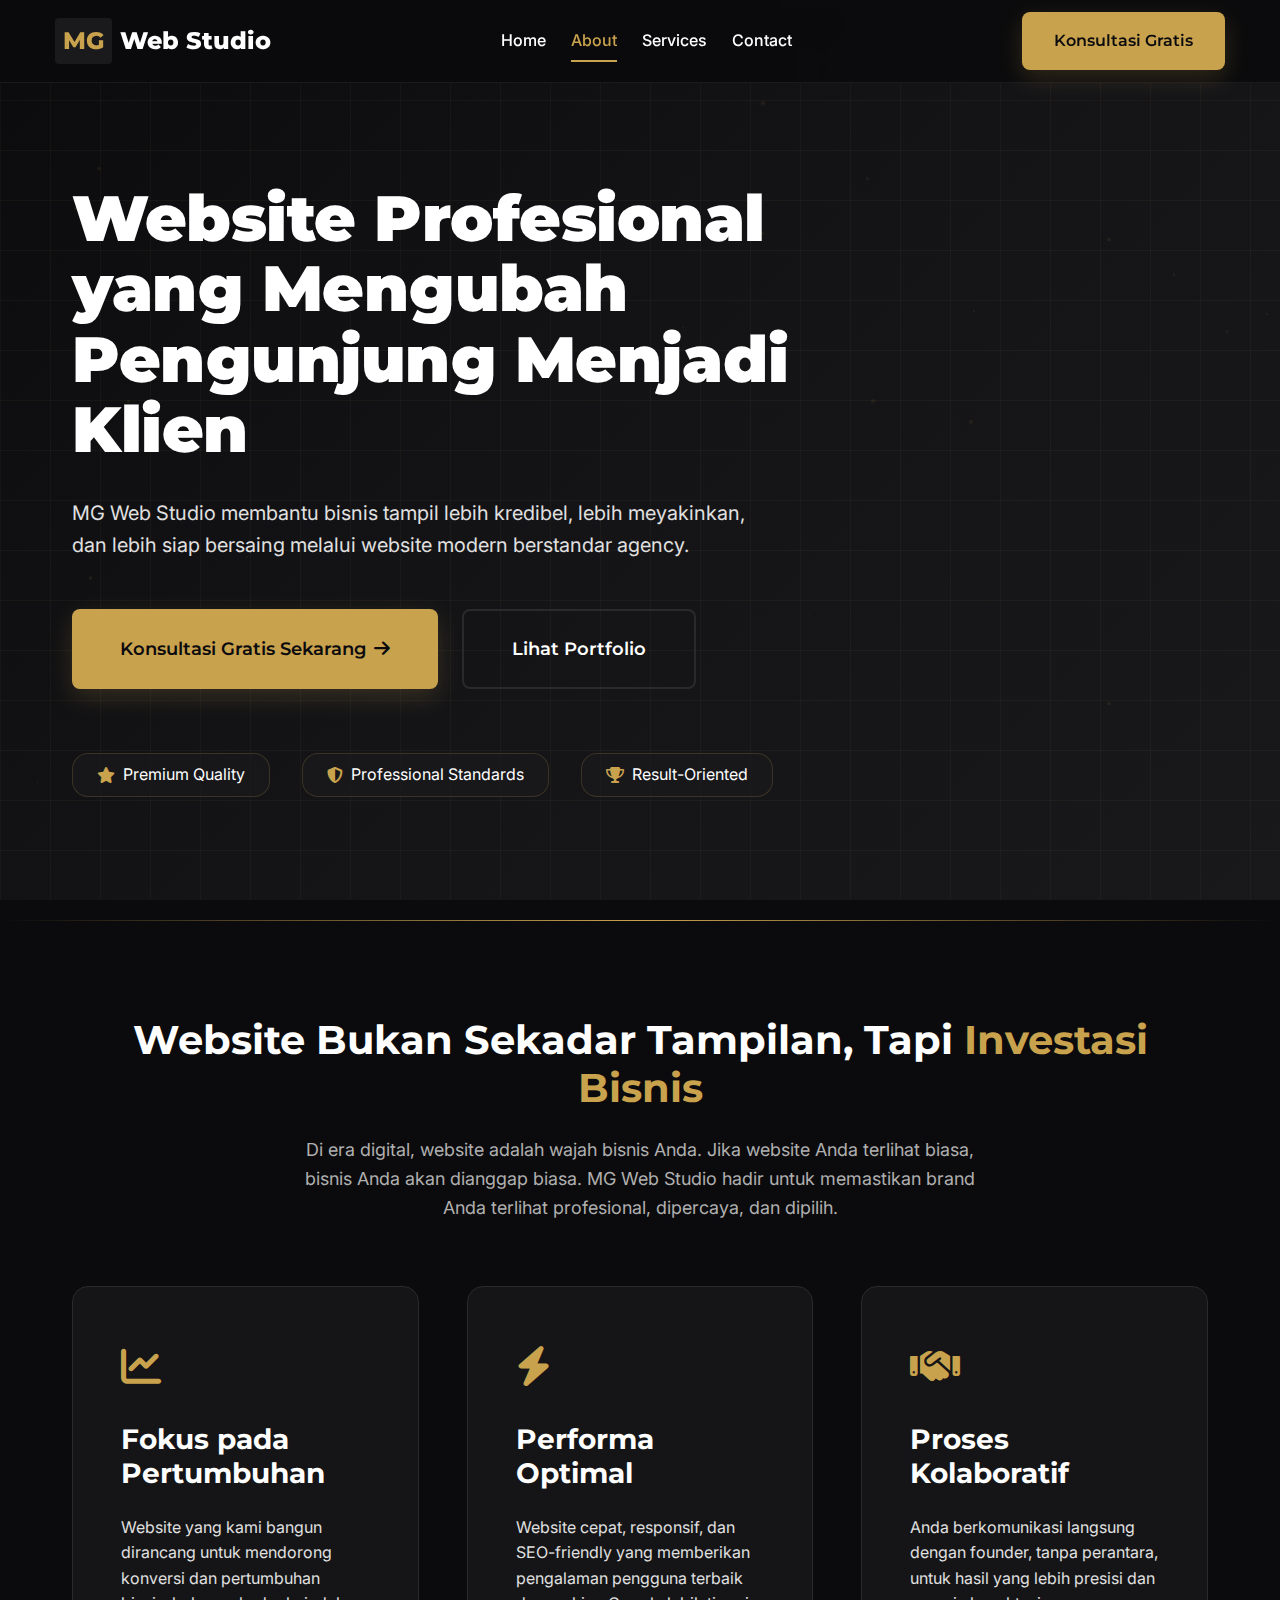
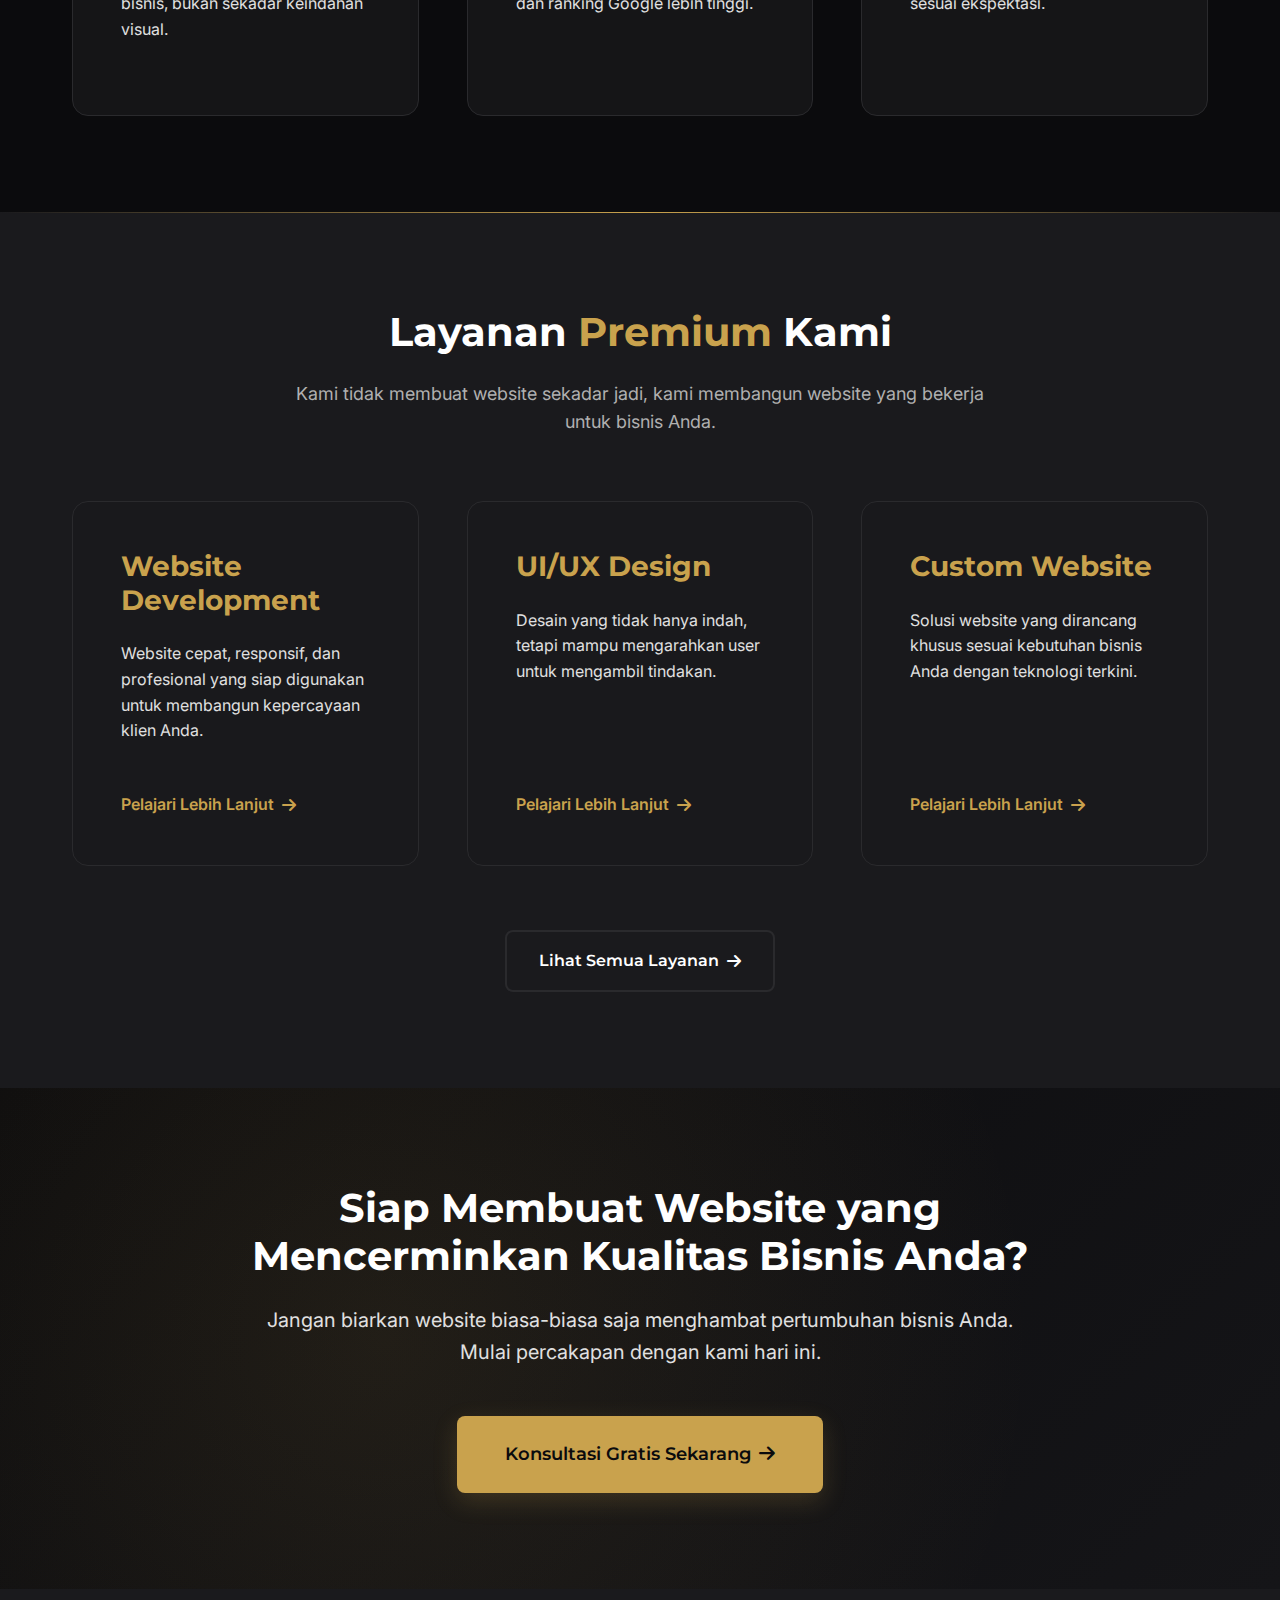
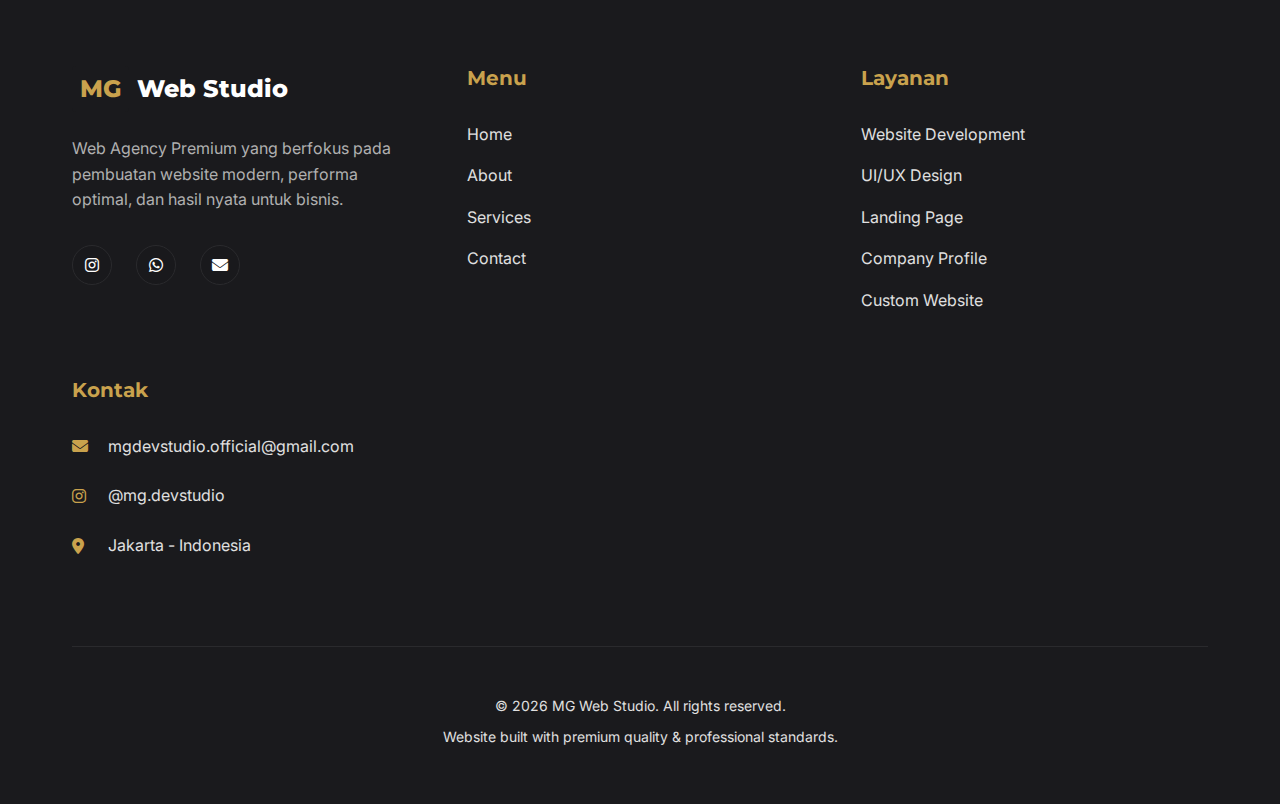
<file: index.html>
<!DOCTYPE html>
<html lang="id">
<head>
    <meta charset="UTF-8">
    <meta name="viewport" content="width=device-width, initial-scale=1.0">
    <title>MG Web Studio - Website Profesional yang Mengubah Pengunjung Menjadi Klien</title>
    <link rel="stylesheet" href="style.css">
    <link rel="preconnect" href="https://fonts.googleapis.com">
    <link rel="preconnect" href="https://fonts.gstatic.com" crossorigin>
    <link href="https://fonts.googleapis.com/css2?family=Montserrat:wght@400;500;600;700;800;900&family=Inter:wght@300;400;500;600;700&display=swap" rel="stylesheet">
    <link rel="stylesheet" href="https://cdnjs.cloudflare.com/ajax/libs/font-awesome/6.4.0/css/all.min.css">
</head>
<body>
    <!-- Navigation -->
    <nav class="navbar">
    <div class="nav-container">
        <!-- Logo -->
        <a href="index.html" class="nav-logo">
            <span class="logo-text">MG</span>
            <span class="logo-subtext">Web Studio</span>
        </a>
        
        <!-- Navigation Menu -->
        <div class="nav-menu" id="navMenu">
            <a href="index.html" class="nav-link">Home</a>
            <a href="about.html" class="nav-link active">About</a>
            <a href="services.html" class="nav-link">Services</a>
            <!-- <a href="portfolio.html" class="nav-link">Portfolio</a> -->
            <a href="contact.html" class="nav-link">Contact</a>
        </div>
        
        <!-- CTA Button (Desktop only) -->
        <div class="nav-cta">
            <a href="contact.html" class="btn btn-primary">Konsultasi Gratis</a>
        </div>
        
        <!-- Hamburger Menu (Mobile only) - PISAHKAN dari nav-cta -->
        <button class="menu-toggle" id="menuToggle" aria-label="Toggle navigation menu">
            <span></span>
            <span></span>
            <span></span>
        </button>
    </div>
</nav>

    <!-- Hero Section Cinematic -->
    <section class="hero-section">
        <div class="hero-background">
            <div class="hero-gradient"></div>
            <div class="hero-grid"></div>
            <div class="hero-particles" id="heroParticles"></div>
        </div>
        
        <div class="hero-content">
            <div class="container">
                <div class="hero-text">
                    <h1 class="hero-title">
                        <span class="title-line">Website Profesional</span>
                        <span class="title-line">yang Mengubah</span>
                        <span class="title-line">Pengunjung Menjadi Klien</span>
                    </h1>
                    
                    <p class="hero-subtitle">
                        MG Web Studio membantu bisnis tampil lebih kredibel, lebih meyakinkan, 
                        dan lebih siap bersaing melalui website modern berstandar agency.
                    </p>
                    
                    <div class="hero-cta">
                        <a href="contact.html" class="btn btn-primary btn-large">
                            <span>Konsultasi Gratis Sekarang</span>
                            <i class="fas fa-arrow-right"></i>
                        </a>
                        <a href="portfolio.html" class="btn btn-secondary btn-large">
                            <span>Lihat Portfolio</span>
                        </a>
                    </div>
                    
                    <div class="hero-trust">
                        <div class="trust-badge">
                            <i class="fas fa-star"></i>
                            <span>Premium Quality</span>
                        </div>
                        <div class="trust-badge">
                            <i class="fas fa-shield-alt"></i>
                            <span>Professional Standards</span>
                        </div>
                        <div class="trust-badge">
                            <i class="fas fa-trophy"></i>
                            <span>Result-Oriented</span>
                        </div>
                    </div>
                </div>
            </div>
        </div>
        
        <div class="hero-scroll">
            <div class="scroll-indicator">
                <span>Explore More</span>
                <div class="scroll-line"></div>
            </div>
        </div>
    </section>

    <!-- Value Proposition -->
    <section class="value-section">
        <div class="container">
            <div class="section-header">
                <h2 class="section-title">Website Bukan Sekadar Tampilan, Tapi <span class="text-accent">Investasi Bisnis</span></h2>
                <p class="section-subtitle">
                    Di era digital, website adalah wajah bisnis Anda. Jika website Anda terlihat biasa, bisnis Anda akan dianggap biasa. 
                    MG Web Studio hadir untuk memastikan brand Anda terlihat profesional, dipercaya, dan dipilih.
                </p>
            </div>
            
            <div class="value-grid">
                <div class="value-card">
                    <div class="value-icon">
                        <i class="fas fa-chart-line"></i>
                    </div>
                    <h3>Fokus pada Pertumbuhan</h3>
                    <p>Website yang kami bangun dirancang untuk mendorong konversi dan pertumbuhan bisnis, bukan sekadar keindahan visual.</p>
                </div>
                
                <div class="value-card">
                    <div class="value-icon">
                        <i class="fas fa-bolt"></i>
                    </div>
                    <h3>Performa Optimal</h3>
                    <p>Website cepat, responsif, dan SEO-friendly yang memberikan pengalaman pengguna terbaik dan ranking Google lebih tinggi.</p>
                </div>
                
                <div class="value-card">
                    <div class="value-icon">
                        <i class="fas fa-handshake"></i>
                    </div>
                    <h3>Proses Kolaboratif</h3>
                    <p>Anda berkomunikasi langsung dengan founder, tanpa perantara, untuk hasil yang lebih presisi dan sesuai ekspektasi.</p>
                </div>
            </div>
        </div>
    </section>

    <!-- Services Preview -->
    <section class="services-preview">
        <div class="container">
            <div class="section-header">
                <h2 class="section-title">Layanan <span class="text-accent">Premium</span> Kami</h2>
                <p class="section-subtitle">
                    Kami tidak membuat website sekadar jadi, kami membangun website yang bekerja untuk bisnis Anda.
                </p>
            </div>
            
            <div class="services-grid">
                <div class="service-card">
                    <div class="service-card-inner">
                        <h3>Website Development</h3>
                        <p>Website cepat, responsif, dan profesional yang siap digunakan untuk membangun kepercayaan klien Anda.</p>
                        <a href="services.html" class="service-link">
                            Pelajari Lebih Lanjut
                            <i class="fas fa-arrow-right"></i>
                        </a>
                    </div>
                </div>
                
                <div class="service-card">
                    <div class="service-card-inner">
                        <h3>UI/UX Design</h3>
                        <p>Desain yang tidak hanya indah, tetapi mampu mengarahkan user untuk mengambil tindakan.</p>
                        <a href="services.html" class="service-link">
                            Pelajari Lebih Lanjut
                            <i class="fas fa-arrow-right"></i>
                        </a>
                    </div>
                </div>
                
                <div class="service-card">
                    <div class="service-card-inner">
                        <h3>Custom Website</h3>
                        <p>Solusi website yang dirancang khusus sesuai kebutuhan bisnis Anda dengan teknologi terkini.</p>
                        <a href="services.html" class="service-link">
                            Pelajari Lebih Lanjut
                            <i class="fas fa-arrow-right"></i>
                        </a>
                    </div>
                </div>
            </div>
            
            <div class="text-center mt-80">
                <a href="services.html" class="btn btn-secondary">
                    <span>Lihat Semua Layanan</span>
                    <i class="fas fa-arrow-right"></i>
                </a>
            </div>
        </div>
    </section>

    <!-- CTA Section -->
    <section class="cta-section">
        <div class="container">
            <div class="cta-content">
                <h2>Siap Membuat Website yang Mencerminkan Kualitas Bisnis Anda?</h2>
                <p>Jangan biarkan website biasa-biasa saja menghambat pertumbuhan bisnis Anda. Mulai percakapan dengan kami hari ini.</p>
                <a href="contact.html" class="btn btn-primary btn-large">
                    <span>Konsultasi Gratis Sekarang</span>
                    <i class="fas fa-arrow-right"></i>
                </a>
            </div>
        </div>
    </section>

    <!-- Footer -->
    <footer class="footer">
        <div class="container">
            <div class="footer-grid">
                <div class="footer-col">
                    <a href="index.html" class="footer-logo">
                        <span class="logo-text">MG</span>
                        <span class="logo-subtext">Web Studio</span>
                    </a>
                    <p class="footer-desc">
                        Web Agency Premium yang berfokus pada pembuatan website modern, performa optimal, dan hasil nyata untuk bisnis.
                    </p>
                    <div class="social-links">
                        <a href="https://www.instagram.com/mg.devstudio/" target="_blank" class="social-link">
                            <i class="fab fa-instagram"></i>
                        </a>
                        <a href="https://wa.me/628xxxxxxxxxx" target="_blank" class="social-link">
                            <i class="fab fa-whatsapp"></i>
                        </a>
                        <a href="mailto:contact@mgwebstudio.com" class="social-link">
                            <i class="fas fa-envelope"></i>
                        </a>
                    </div>
                </div>
                
                <div class="footer-col">
                    <h4>Menu</h4>
                    <ul class="footer-links">
                        <li><a href="index.html">Home</a></li>
                        <li><a href="about.html">About</a></li>
                        <li><a href="services.html">Services</a></li>
                        <!-- <li><a href="portfolio.html">Portfolio</a></li> -->
                        <li><a href="contact.html">Contact</a></li>
                    </ul>
                </div>
                
                <div class="footer-col">
                    <h4>Layanan</h4>
                    <ul class="footer-links">
                        <li><a href="services.html">Website Development</a></li>
                        <li><a href="services.html">UI/UX Design</a></li>
                        <li><a href="services.html">Landing Page</a></li>
                        <li><a href="services.html">Company Profile</a></li>
                        <li><a href="services.html">Custom Website</a></li>
                    </ul>
                </div>
                
                <div class="footer-col">
                    <h4>Kontak</h4>
                    <ul class="footer-contact">
                        <li>
                            <i class="fas fa-envelope"></i>
                            <a href="mailto:mgdevstudio.official@gmail.com">mgdevstudio.official@gmail.com</a>
                        </li>
                        <li>
                            <i class="fab fa-instagram"></i>
                            <a href="https://www.instagram.com/mg.devstudio/" target="_blank">@mg.devstudio</a>
                        </li>
                        <li>
                            <i class="fas fa-map-marker-alt"></i>
                            <span>Jakarta - Indonesia</span>
                        </li>
                    </ul>
                </div>
            </div>
            
            <div class="footer-bottom">
                <p>&copy; 2026 MG Web Studio. All rights reserved.</p>
                <p>Website built with premium quality & professional standards.</p>
            </div>
        </div>
    </footer>

    <script src="script.js"></script>
</body>
</html>
</file>
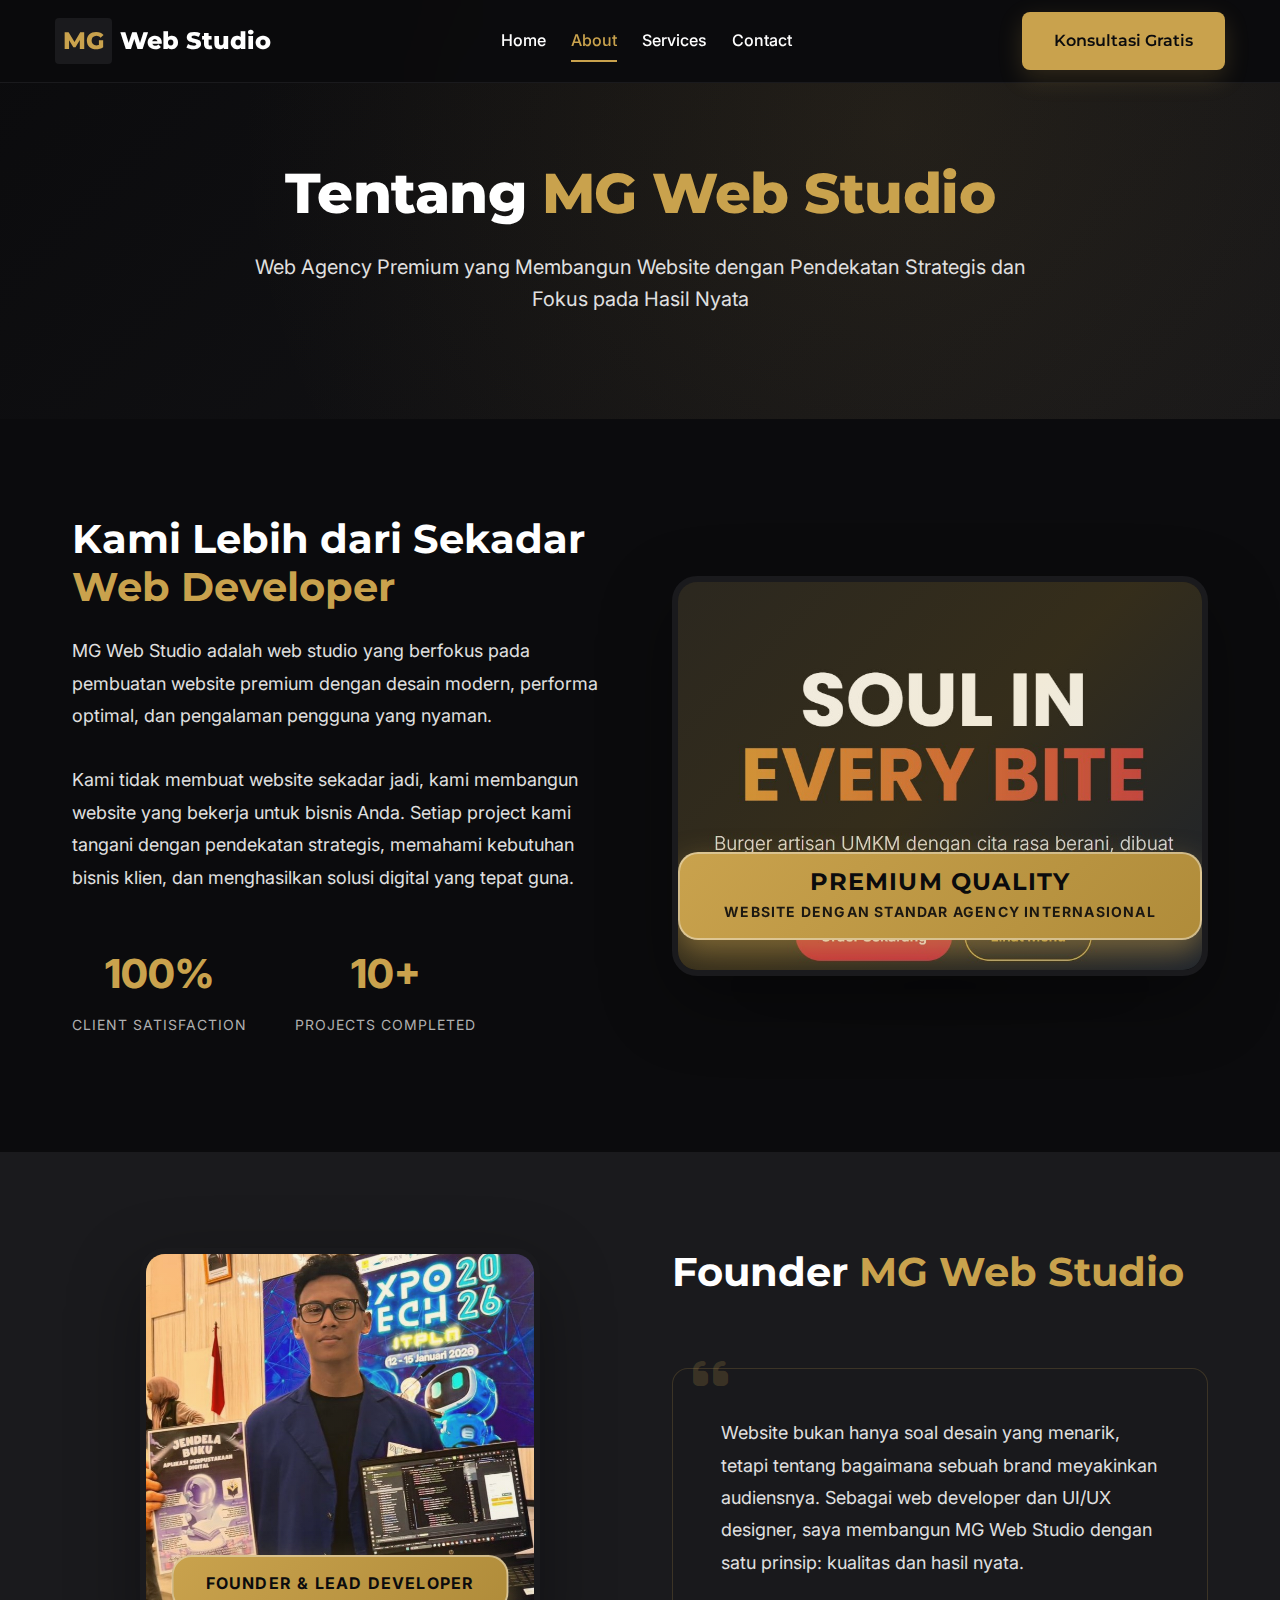
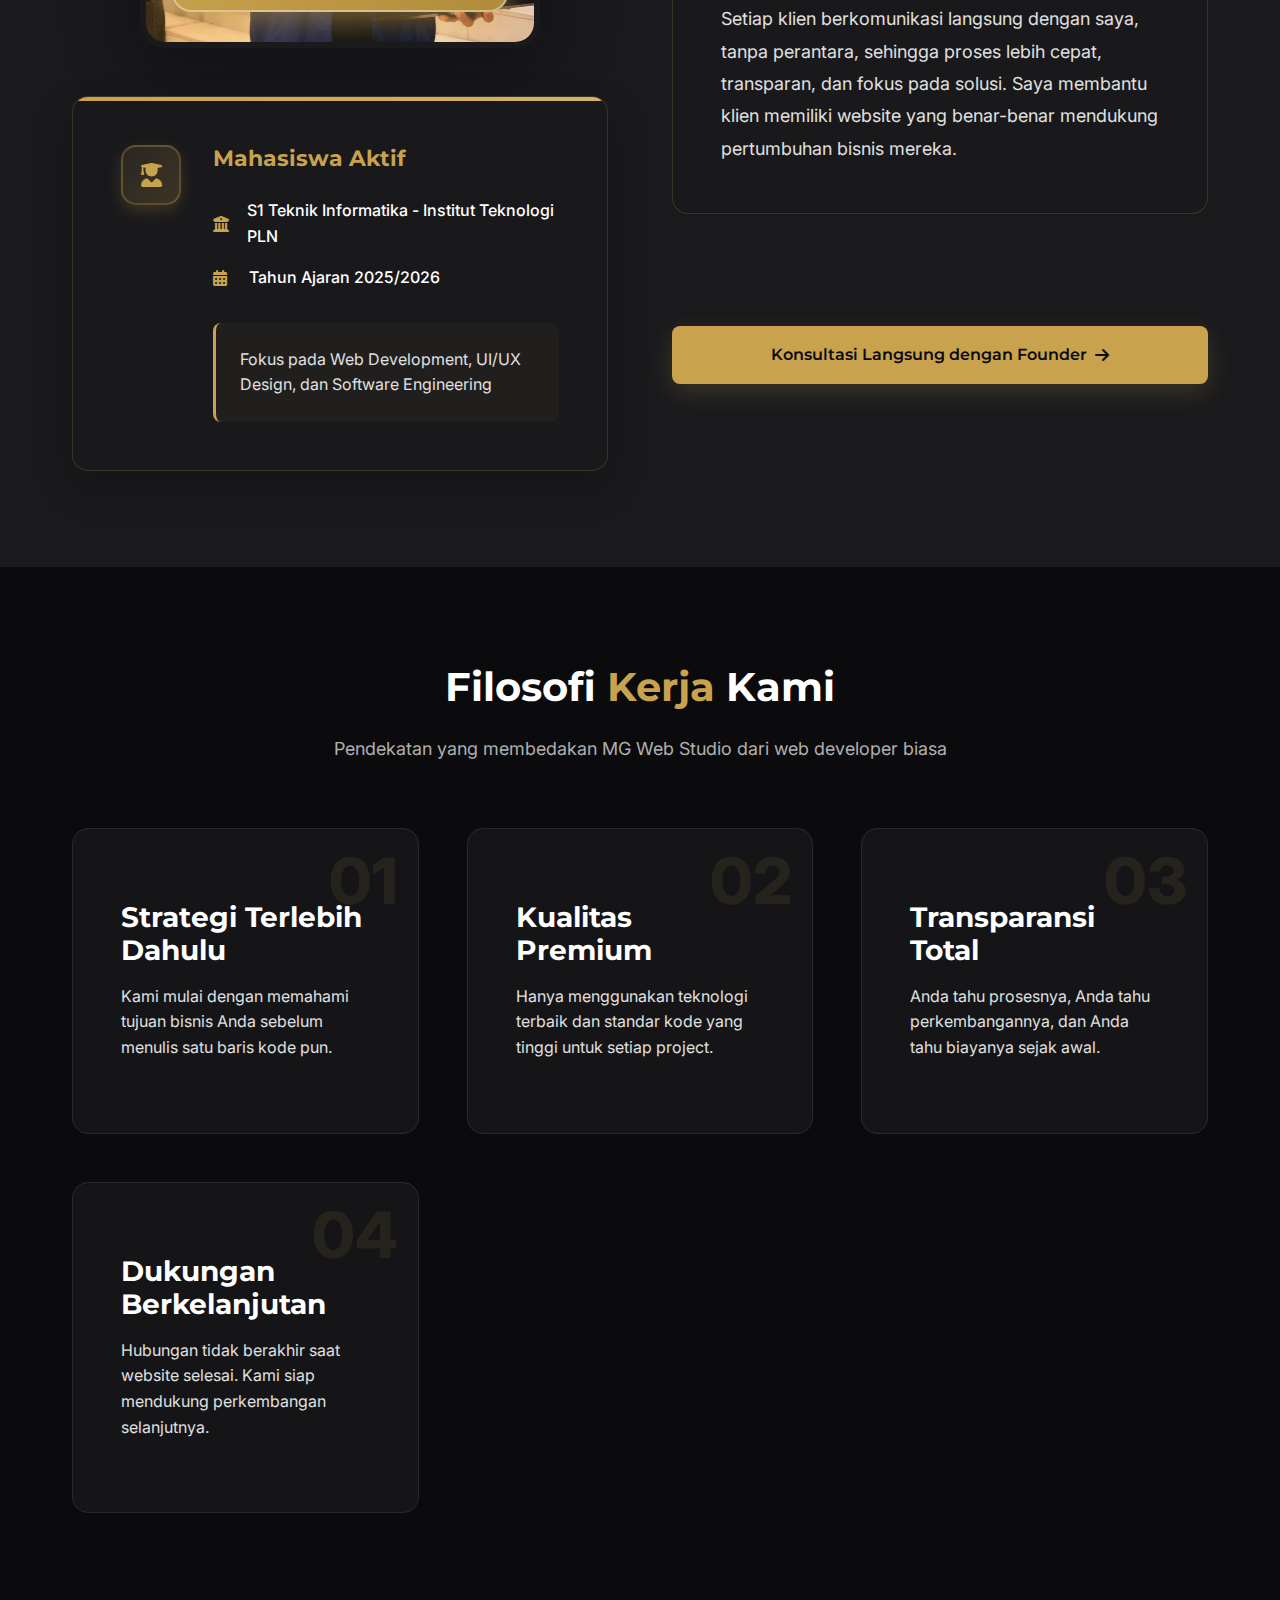
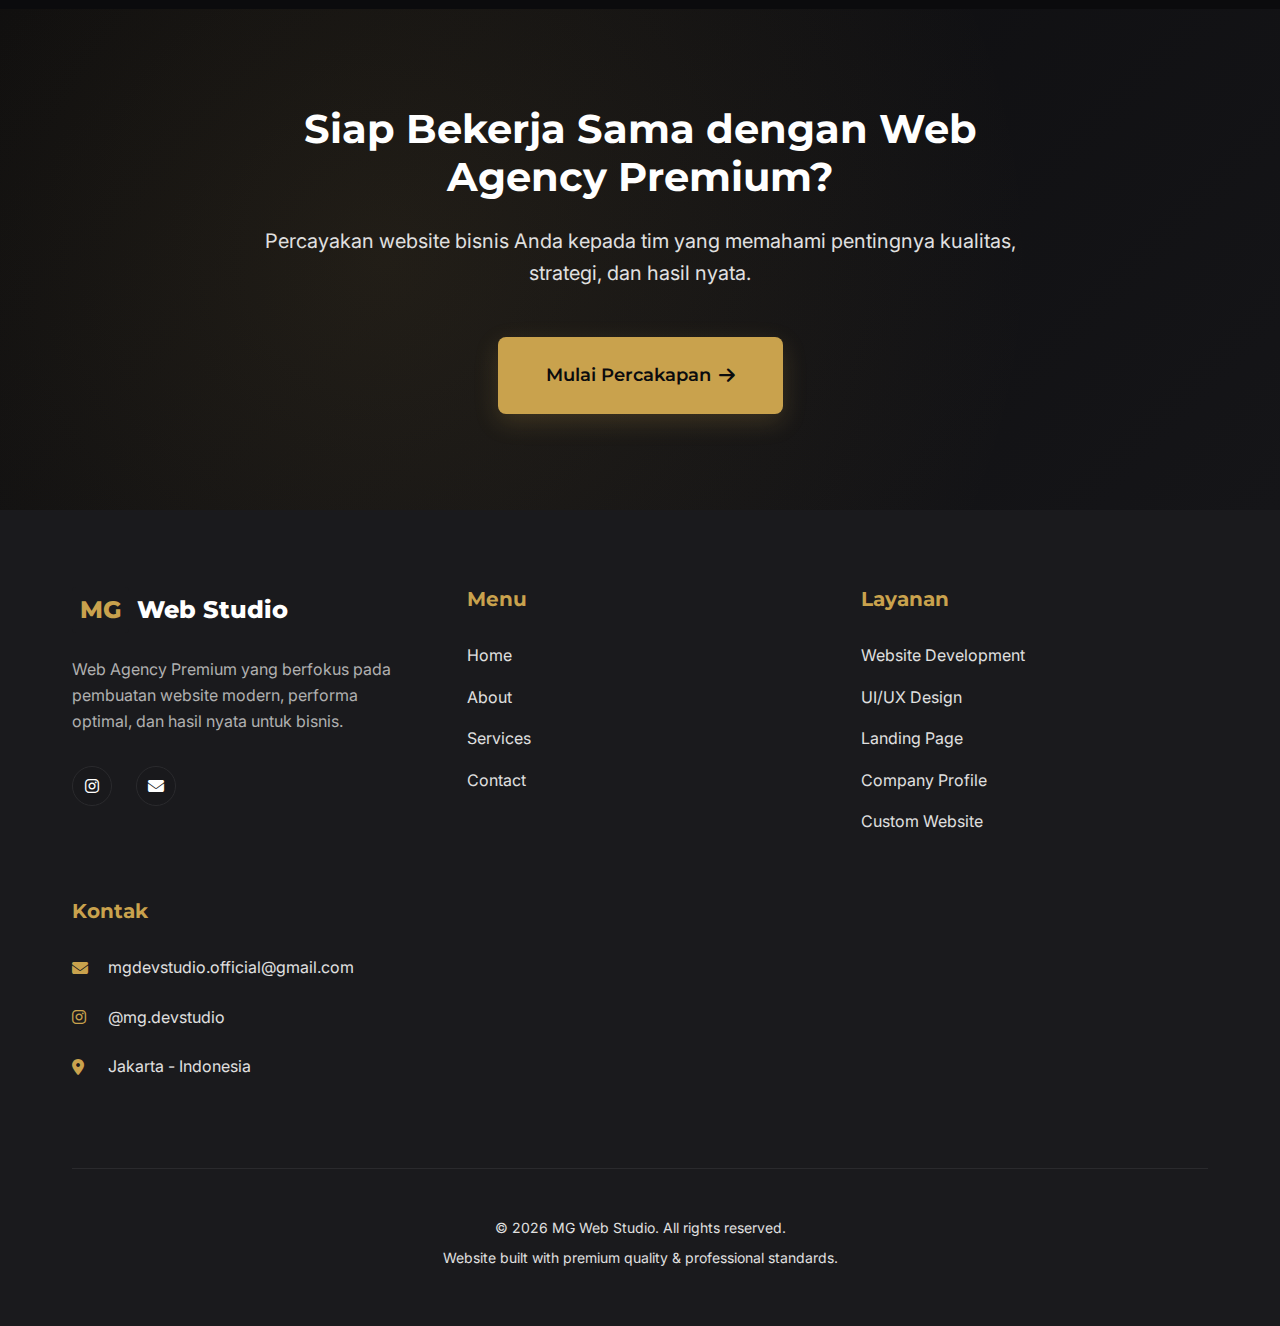
<file: about.html>
<!DOCTYPE html>
<html lang="id">
<head>
    <meta charset="UTF-8">
    <meta name="viewport" content="width=device-width, initial-scale=1.0">
    <title>Tentang MG Web Studio - Web Agency Premium & Profesional</title>
    <link rel="stylesheet" href="style.css">
    <link rel="preconnect" href="https://fonts.googleapis.com">
    <link rel="preconnect" href="https://fonts.gstatic.com" crossorigin>
    <link href="https://fonts.googleapis.com/css2?family=Montserrat:wght@400;500;600;700;800;900&family=Inter:wght@300;400;500;600;700&display=swap" rel="stylesheet">
    <link rel="stylesheet" href="https://cdnjs.cloudflare.com/ajax/libs/font-awesome/6.4.0/css/all.min.css">
</head>
<body>
    <!-- Navigation -->
 <nav class="navbar">
    <div class="nav-container">
        <!-- Logo -->
        <a href="index.html" class="nav-logo">
            <span class="logo-text">MG</span>
            <span class="logo-subtext">Web Studio</span>
        </a>
        
        <!-- Navigation Menu -->
        <div class="nav-menu" id="navMenu">
            <a href="index.html" class="nav-link">Home</a>
            <a href="about.html" class="nav-link active">About</a>
            <a href="services.html" class="nav-link">Services</a>
            <!-- <a href="portfolio.html" class="nav-link">Portfolio</a> -->
            <a href="contact.html" class="nav-link">Contact</a>
        </div>
        
        <!-- CTA Button (Desktop only) -->
        <div class="nav-cta">
            <a href="contact.html" class="btn btn-primary">Konsultasi Gratis</a>
        </div>
        
        <!-- Hamburger Menu (Mobile only) - PISAHKAN dari nav-cta -->
        <button class="menu-toggle" id="menuToggle" aria-label="Toggle navigation menu">
            <span></span>
            <span></span>
            <span></span>
        </button>
    </div>
</nav>
    <!-- About Hero -->
    <section class="page-hero">
        <div class="container">
            <div class="page-hero-content">
                <h1 class="page-hero-title">Tentang <span class="text-accent">MG Web Studio</span></h1>
                <p class="page-hero-subtitle">Web Agency Premium yang Membangun Website dengan Pendekatan Strategis dan Fokus pada Hasil Nyata</p>
            </div>
        </div>
    </section>

    <!-- About Content -->
    <section class="about-section">
        <div class="container">
            <div class="about-grid">
                <div class="about-content">
                    <h2 class="section-title">Kami Lebih dari Sekadar <span class="text-accent">Web Developer</span></h2>
                    <p class="about-text">
                        MG Web Studio adalah web studio yang berfokus pada pembuatan website premium dengan desain modern, 
                        performa optimal, dan pengalaman pengguna yang nyaman.
                    </p>
                    <p class="about-text">
                        Kami tidak membuat website sekadar jadi, kami membangun website yang bekerja untuk bisnis Anda. 
                        Setiap project kami tangani dengan pendekatan strategis, memahami kebutuhan bisnis klien, 
                        dan menghasilkan solusi digital yang tepat guna.
                    </p>
                    
                    <div class="about-stats">
                        <div class="stat-item">
                            <div class="stat-number">100%</div>
                            <div class="stat-label">Client Satisfaction</div>
                        </div>
                        <div class="stat-item">
                            <div class="stat-number">10+</div>
                            <div class="stat-label">Projects Completed</div>
                        </div>
                        <!-- <div class="stat-item">
                            <div class="stat-number">3x</div>
                            <div class="stat-label">Faster Loading</div>
                        </div> -->
                    </div>
                </div>
                
                 
            <div class="about-image">
                <div class="image-placeholder">
                    <img src="web.jpg" alt="Website Premium Quality" class="website-photo">
                    <div class="image-overlay"></div>
                    <div class="image-content">
                        <h3>Premium Quality</h3>
                        <p>Website dengan standar agency internasional</p>
                    </div>
                </div>
            </div>
        </div>
        </div>
    </section>

    <!-- Founder Section -->
    <section class="founder-section">
        <div class="container">
            <div class="founder-grid">
                <div class="founder-left">
                    <div class="founder-image-placeholder">
                        <img src="founder.jpg" alt="Founder MG Web Studio" class="founder-photo">
                        <div class="image-overlay-gold"></div>
                        <div class="founder-badge">
                            <span>Founder & Lead Developer</span>
                        </div>
                    </div>
                    
                    <div class="education-info">
                        <div class="education-item">
                            <div class="education-icon">
                                <i class="fas fa-user-graduate"></i>
                            </div>
                            <div class="education-content">
                                <h3>Mahasiswa Aktif</h3>
                                <div class="education-details">
                                    <div class="education-detail">
                                        <i class="fas fa-university"></i>
                                        <span>S1 Teknik Informatika - Institut Teknologi PLN</span>
                                    </div>
                                    <div class="education-detail">
                                        <i class="fas fa-calendar-alt"></i>
                                        <span>Tahun Ajaran 2025/2026</span>
                                    </div>
                                </div>
                                <p class="education-focus">Fokus pada Web Development, UI/UX Design, dan Software Engineering</p>
                            </div>
                        </div>
                    </div>
                </div>
                
                <div class="founder-right">
                    <h2 class="section-title">Founder <span class="text-accent">MG Web Studio</span></h2>
                    
                    <div class="founder-quote">
                        <i class="fas fa-quote-left quote-icon"></i>
                        <p class="quote-text">
                            Website bukan hanya soal desain yang menarik, tetapi tentang bagaimana sebuah brand meyakinkan audiensnya.
                            Sebagai web developer dan UI/UX designer, saya membangun MG Web Studio dengan satu prinsip: kualitas dan hasil nyata.
                        </p>
                        <p class="quote-text">
                            Setiap klien berkomunikasi langsung dengan saya, tanpa perantara, sehingga proses lebih cepat, transparan, 
                            dan fokus pada solusi. Saya membantu klien memiliki website yang benar-benar mendukung pertumbuhan bisnis mereka.
                        </p>
                    </div>
                    
                    <a href="contact.html" class="btn btn-primary mt-40">
                        <span>Konsultasi Langsung dengan Founder</span>
                        <i class="fas fa-arrow-right"></i>
                    </a>
                </div>
            </div>
        </div>
    </section>

    <!-- Philosophy Section -->
    <section class="philosophy-section">
        <div class="container">
            <div class="section-header">
                <h2 class="section-title">Filosofi <span class="text-accent">Kerja</span> Kami</h2>
                <p class="section-subtitle">
                    Pendekatan yang membedakan MG Web Studio dari web developer biasa
                </p>
            </div>
            
            <div class="philosophy-grid">
                <div class="philosophy-card">
                    <div class="philosophy-number">01</div>
                    <h3>Strategi Terlebih Dahulu</h3>
                    <p>Kami mulai dengan memahami tujuan bisnis Anda sebelum menulis satu baris kode pun.</p>
                </div>
                
                <div class="philosophy-card">
                    <div class="philosophy-number">02</div>
                    <h3>Kualitas Premium</h3>
                    <p>Hanya menggunakan teknologi terbaik dan standar kode yang tinggi untuk setiap project.</p>
                </div>
                
                <div class="philosophy-card">
                    <div class="philosophy-number">03</div>
                    <h3>Transparansi Total</h3>
                    <p>Anda tahu prosesnya, Anda tahu perkembangannya, dan Anda tahu biayanya sejak awal.</p>
                </div>
                
                <div class="philosophy-card">
                    <div class="philosophy-number">04</div>
                    <h3>Dukungan Berkelanjutan</h3>
                    <p>Hubungan tidak berakhir saat website selesai. Kami siap mendukung perkembangan selanjutnya.</p>
                </div>
            </div>
        </div>
    </section>

    <!-- CTA Section -->
    <section class="cta-section">
        <div class="container">
            <div class="cta-content">
                <h2>Siap Bekerja Sama dengan Web Agency Premium?</h2>
                <p>Percayakan website bisnis Anda kepada tim yang memahami pentingnya kualitas, strategi, dan hasil nyata.</p>
                <a href="contact.html" class="btn btn-primary btn-large">
                    <span>Mulai Percakapan</span>
                    <i class="fas fa-arrow-right"></i>
                </a>
            </div>
        </div>
    </section>

    <!-- Footer -->
    <footer class="footer">
        <div class="container">
            <div class="footer-grid">
                <div class="footer-col">
                    <a href="index.html" class="footer-logo">
                        <span class="logo-text">MG</span>
                        <span class="logo-subtext">Web Studio</span>
                    </a>
                    <p class="footer-desc">
                        Web Agency Premium yang berfokus pada pembuatan website modern, performa optimal, dan hasil nyata untuk bisnis.
                    </p>
                    <div class="social-links">
                        <a href="https://www.instagram.com/mg.devstudio/" target="_blank" class="social-link">
                            <i class="fab fa-instagram"></i>
                        </a>
                        <!-- <a href="https://wa.me/628xxxxxxxxxx" target="_blank" class="social-link"> -->
                            <!-- <i class="fab fa-whatsapp"></i>
                        </a> -->
                        <a href="mailto:contact@mgwebstudio.com" class="social-link">
                            <i class="fas fa-envelope"></i>
                        </a>
                    </div>
                </div>
                
                <div class="footer-col">
                    <h4>Menu</h4>
                    <ul class="footer-links">
                        <li><a href="index.html">Home</a></li>
                        <li><a href="about.html">About</a></li>
                        <li><a href="services.html">Services</a></li>
                        <!-- <li><a href="portfolio.html">Portfolio</a></li> -->
                        <li><a href="contact.html">Contact</a></li>
                    </ul>
                </div>
                
                <div class="footer-col">
                    <h4>Layanan</h4>
                    <ul class="footer-links">
                        <li><a href="services.html">Website Development</a></li>
                        <li><a href="services.html">UI/UX Design</a></li>
                        <li><a href="services.html">Landing Page</a></li>
                        <li><a href="services.html">Company Profile</a></li>
                        <li><a href="services.html">Custom Website</a></li>
                    </ul>
                </div>
                
                <div class="footer-col">
                    <h4>Kontak</h4>
                    <ul class="footer-contact">
                        <li>
                            <i class="fas fa-envelope"></i>
                            <a href="mailto:mgdevstudio.official@gmail.com">mgdevstudio.official@gmail.com</a>
                        </li>
                        <li>
                            <i class="fab fa-instagram"></i>
                            <a href="https://www.instagram.com/mg.devstudio/" target="_blank">@mg.devstudio</a>
                        </li>
                        <li>
                            <i class="fas fa-map-marker-alt"></i>
                            <span>Jakarta - Indonesia</span>
                        </li>
                    </ul>
                </div>
            </div>
            
            <div class="footer-bottom">
                <p>&copy; 2026 MG Web Studio. All rights reserved.</p>
                <p>Website built with premium quality & professional standards.</p>
            </div>
        </div>
    </footer>
    <script src="script.js"></script>
</body>
</html>
</file>
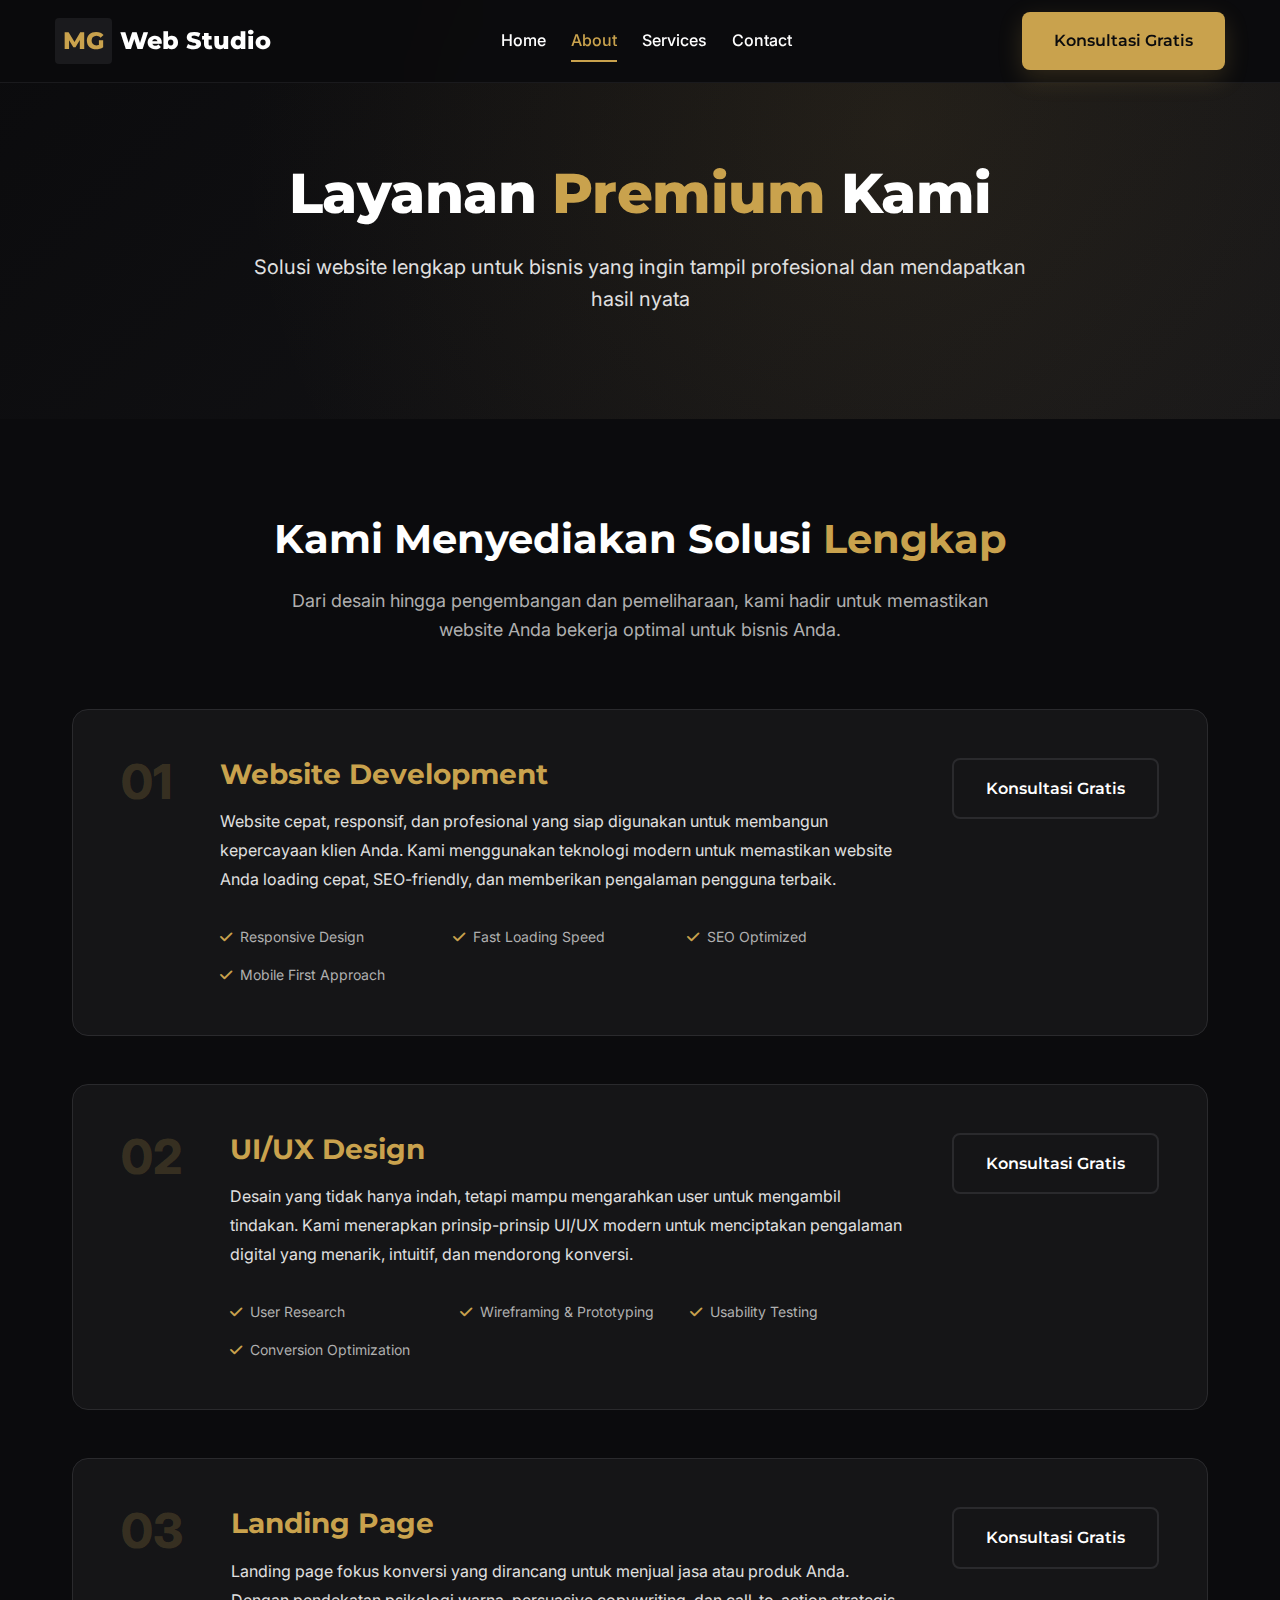
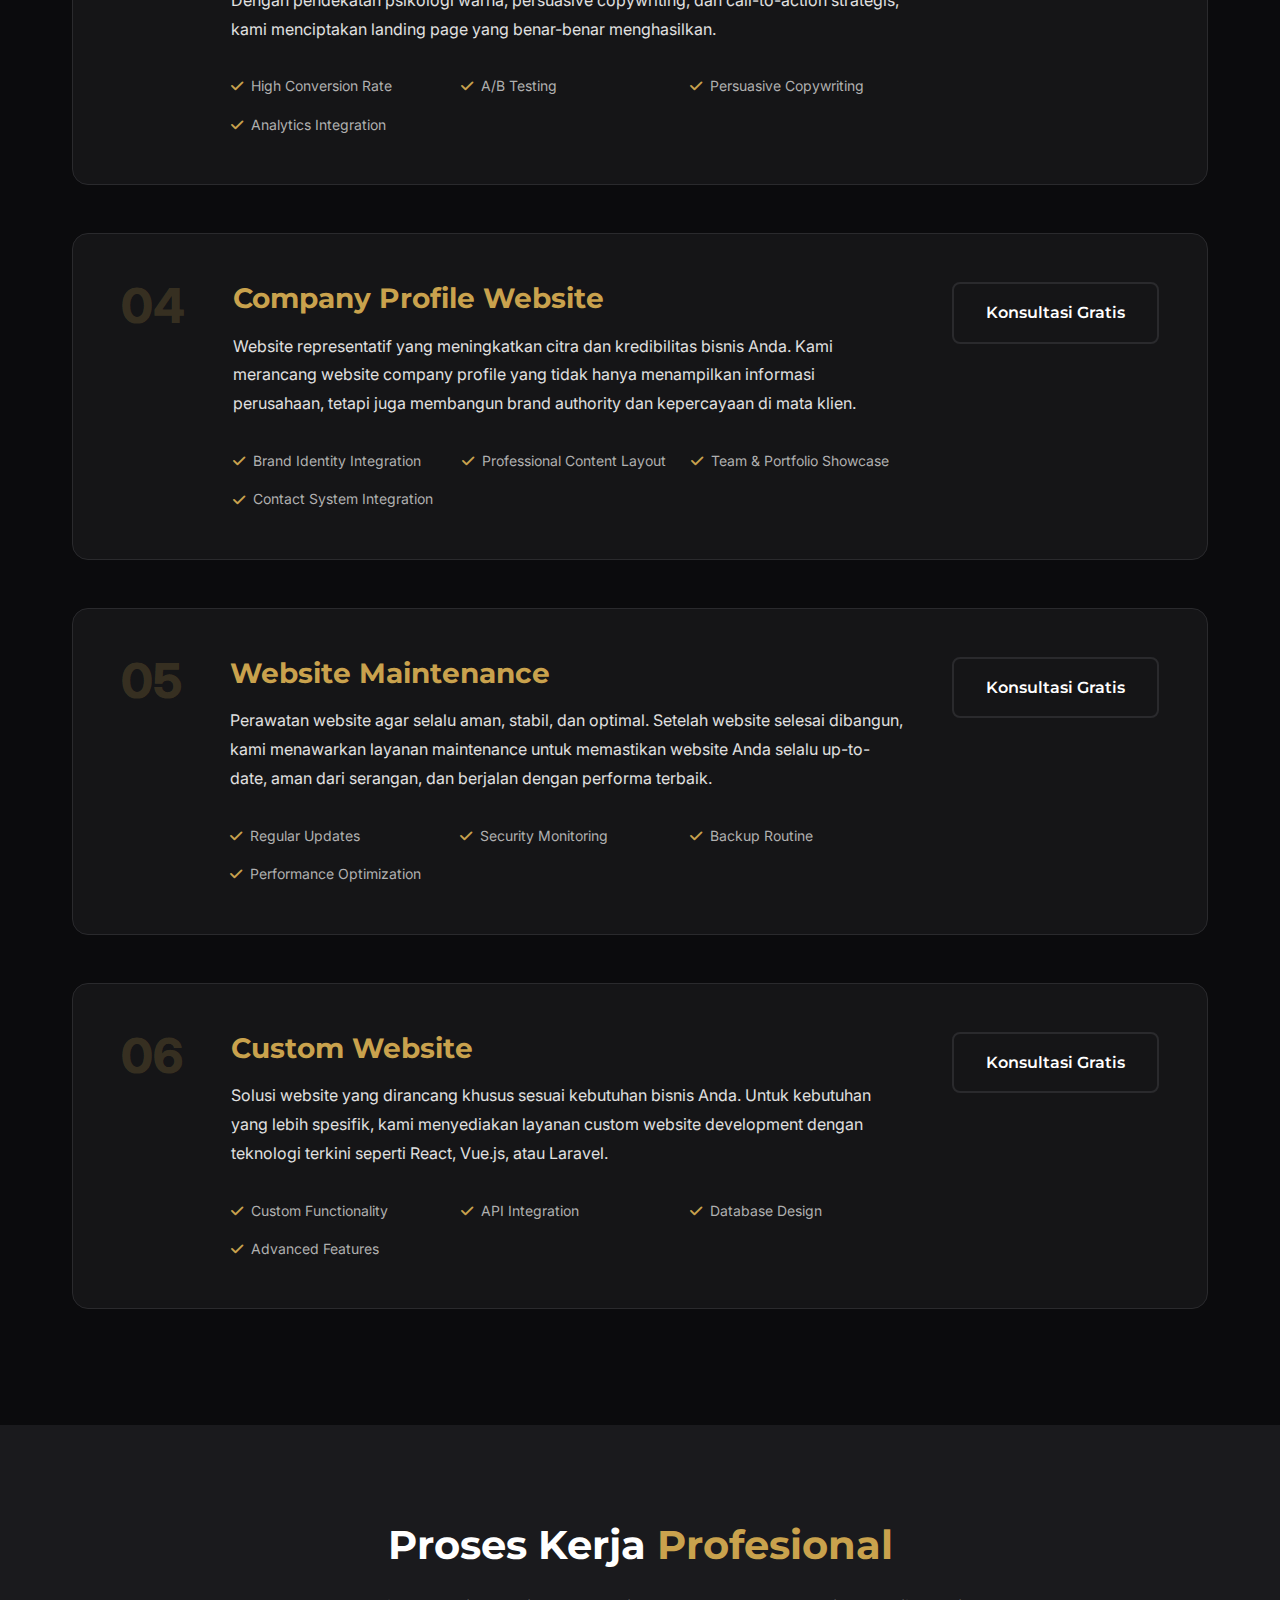
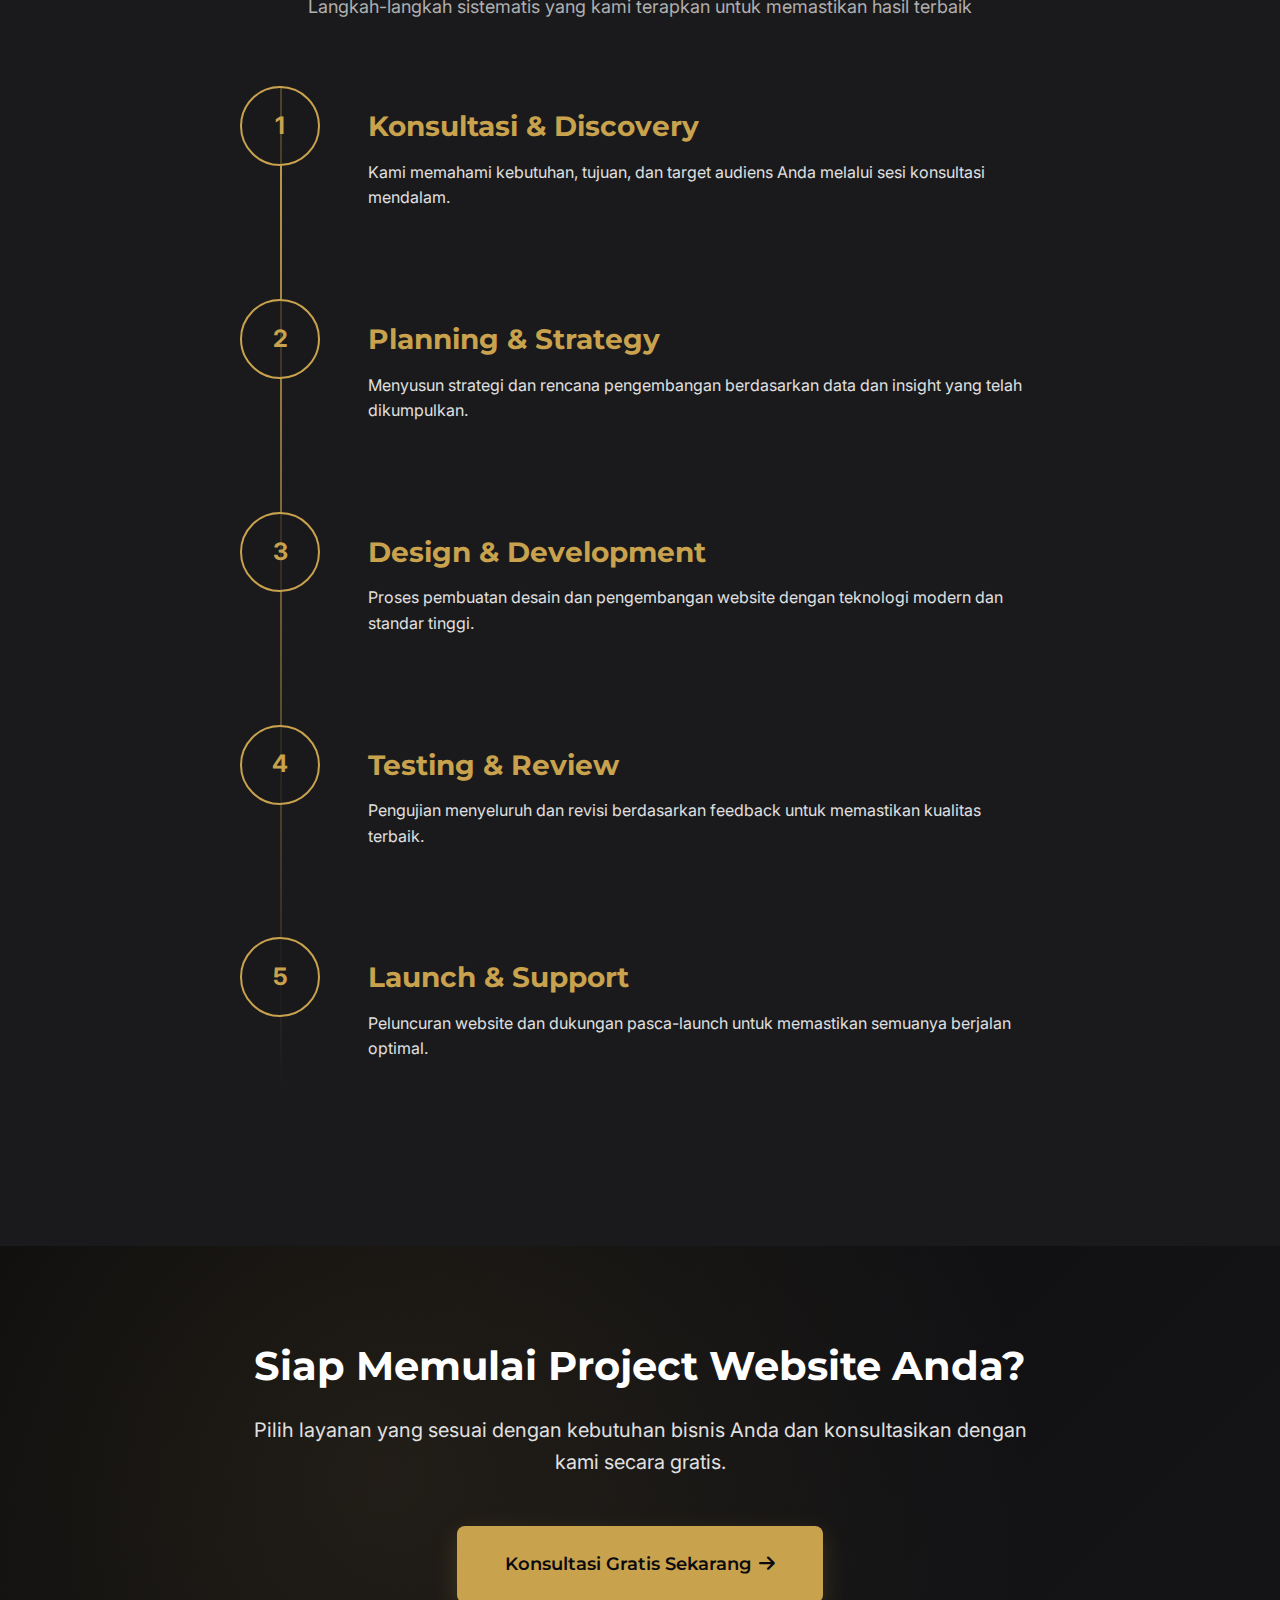
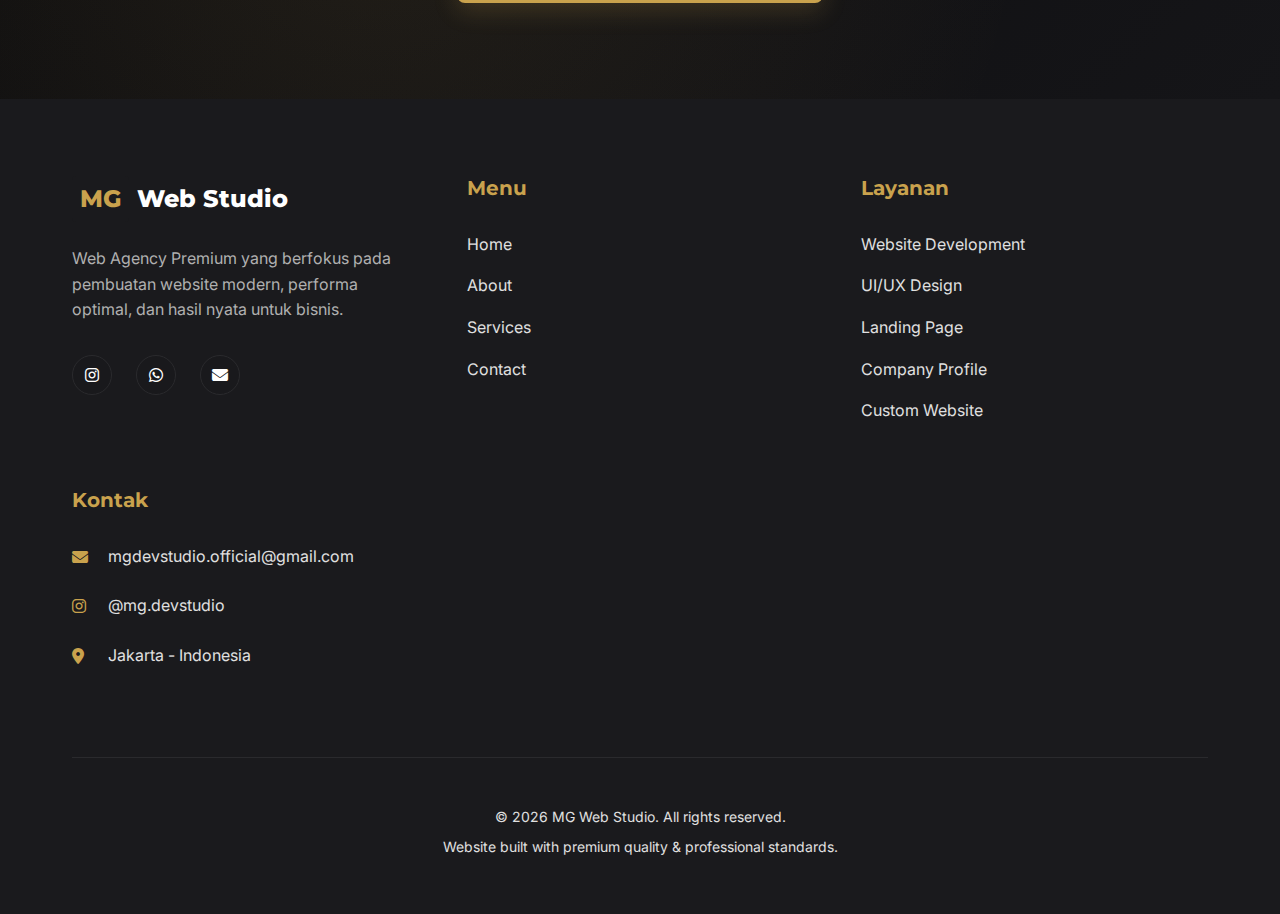
<file: services.html>
<!DOCTYPE html>
<html lang="id">
<head>
    <meta charset="UTF-8">
    <meta name="viewport" content="width=device-width, initial-scale=1.0">
    <title>Layanan Premium MG Web Studio - Website Profesional untuk Bisnis</title>
    <link rel="stylesheet" href="style.css">
    <link rel="preconnect" href="https://fonts.googleapis.com">
    <link rel="preconnect" href="https://fonts.gstatic.com" crossorigin>
    <link href="https://fonts.googleapis.com/css2?family=Montserrat:wght@400;500;600;700;800;900&family=Inter:wght@300;400;500;600;700&display=swap" rel="stylesheet">
    <link rel="stylesheet" href="https://cdnjs.cloudflare.com/ajax/libs/font-awesome/6.4.0/css/all.min.css">
</head>
<body>
    <!-- Navigation -->
    <nav class="navbar">
    <div class="nav-container">
        <!-- Logo -->
        <a href="index.html" class="nav-logo">
            <span class="logo-text">MG</span>
            <span class="logo-subtext">Web Studio</span>
        </a>
        
        <!-- Navigation Menu -->
        <div class="nav-menu" id="navMenu">
            <a href="index.html" class="nav-link">Home</a>
            <a href="about.html" class="nav-link active">About</a>
            <a href="services.html" class="nav-link">Services</a>
            <!-- <a href="portfolio.html" class="nav-link">Portfolio</a> -->
            <a href="contact.html" class="nav-link">Contact</a>
        </div>
        
        <!-- CTA Button (Desktop only) -->
        <div class="nav-cta">
            <a href="contact.html" class="btn btn-primary">Konsultasi Gratis</a>
        </div>
        
        <!-- Hamburger Menu (Mobile only) - PISAHKAN dari nav-cta -->
        <button class="menu-toggle" id="menuToggle" aria-label="Toggle navigation menu">
            <span></span>
            <span></span>
            <span></span>
        </button>
    </div>
</nav>

    <!-- Services Hero -->
    <section class="page-hero">
        <div class="container">
            <div class="page-hero-content">
                <h1 class="page-hero-title">Layanan <span class="text-accent">Premium</span> Kami</h1>
                <p class="page-hero-subtitle">Solusi website lengkap untuk bisnis yang ingin tampil profesional dan mendapatkan hasil nyata</p>
            </div>
        </div>
    </section>

    <!-- Services Main -->
    <section class="services-main">
        <div class="container">
            <div class="section-header">
                <h2 class="section-title">Kami Menyediakan Solusi <span class="text-accent">Lengkap</span></h2>
                <p class="section-subtitle">
                    Dari desain hingga pengembangan dan pemeliharaan, kami hadir untuk memastikan website Anda 
                    bekerja optimal untuk bisnis Anda.
                </p>
            </div>
            
            <div class="services-grid-detailed">
                <!-- Service 1 -->
                <div class="service-detailed">
                    <div class="service-number">01</div>
                    <div class="service-content">
                        <h3>Website Development</h3>
                        <p class="service-description">
                            Website cepat, responsif, dan profesional yang siap digunakan untuk membangun kepercayaan klien Anda.
                            Kami menggunakan teknologi modern untuk memastikan website Anda loading cepat, SEO-friendly, 
                            dan memberikan pengalaman pengguna terbaik.
                        </p>
                        <div class="service-features">
                            <div class="feature">
                                <i class="fas fa-check"></i>
                                <span>Responsive Design</span>
                            </div>
                            <div class="feature">
                                <i class="fas fa-check"></i>
                                <span>Fast Loading Speed</span>
                            </div>
                            <div class="feature">
                                <i class="fas fa-check"></i>
                                <span>SEO Optimized</span>
                            </div>
                            <div class="feature">
                                <i class="fas fa-check"></i>
                                <span>Mobile First Approach</span>
                            </div>
                        </div>
                    </div>
                    <div class="service-cta">
                        <a href="contact.html" class="btn btn-secondary">
                            <span>Konsultasi Gratis</span>
                        </a>
                    </div>
                </div>
                
                <!-- Service 2 -->
                <div class="service-detailed">
                    <div class="service-number">02</div>
                    <div class="service-content">
                        <h3>UI/UX Design</h3>
                        <p class="service-description">
                            Desain yang tidak hanya indah, tetapi mampu mengarahkan user untuk mengambil tindakan.
                            Kami menerapkan prinsip-prinsip UI/UX modern untuk menciptakan pengalaman digital yang 
                            menarik, intuitif, dan mendorong konversi.
                        </p>
                        <div class="service-features">
                            <div class="feature">
                                <i class="fas fa-check"></i>
                                <span>User Research</span>
                            </div>
                            <div class="feature">
                                <i class="fas fa-check"></i>
                                <span>Wireframing & Prototyping</span>
                            </div>
                            <div class="feature">
                                <i class="fas fa-check"></i>
                                <span>Usability Testing</span>
                            </div>
                            <div class="feature">
                                <i class="fas fa-check"></i>
                                <span>Conversion Optimization</span>
                            </div>
                        </div>
                    </div>
                    <div class="service-cta">
                        <a href="contact.html" class="btn btn-secondary">
                            <span>Konsultasi Gratis</span>
                        </a>
                    </div>
                </div>
                
                <!-- Service 3 -->
                <div class="service-detailed">
                    <div class="service-number">03</div>
                    <div class="service-content">
                        <h3>Landing Page</h3>
                        <p class="service-description">
                            Landing page fokus konversi yang dirancang untuk menjual jasa atau produk Anda.
                            Dengan pendekatan psikologi warna, persuasive copywriting, dan call-to-action strategis, 
                            kami menciptakan landing page yang benar-benar menghasilkan.
                        </p>
                        <div class="service-features">
                            <div class="feature">
                                <i class="fas fa-check"></i>
                                <span>High Conversion Rate</span>
                            </div>
                            <div class="feature">
                                <i class="fas fa-check"></i>
                                <span>A/B Testing</span>
                            </div>
                            <div class="feature">
                                <i class="fas fa-check"></i>
                                <span>Persuasive Copywriting</span>
                            </div>
                            <div class="feature">
                                <i class="fas fa-check"></i>
                                <span>Analytics Integration</span>
                            </div>
                        </div>
                    </div>
                    <div class="service-cta">
                        <a href="contact.html" class="btn btn-secondary">
                            <span>Konsultasi Gratis</span>
                        </a>
                    </div>
                </div>
                
                <!-- Service 4 -->
                <div class="service-detailed">
                    <div class="service-number">04</div>
                    <div class="service-content">
                        <h3>Company Profile Website</h3>
                        <p class="service-description">
                            Website representatif yang meningkatkan citra dan kredibilitas bisnis Anda.
                            Kami merancang website company profile yang tidak hanya menampilkan informasi perusahaan, 
                            tetapi juga membangun brand authority dan kepercayaan di mata klien.
                        </p>
                        <div class="service-features">
                            <div class="feature">
                                <i class="fas fa-check"></i>
                                <span>Brand Identity Integration</span>
                            </div>
                            <div class="feature">
                                <i class="fas fa-check"></i>
                                <span>Professional Content Layout</span>
                            </div>
                            <div class="feature">
                                <i class="fas fa-check"></i>
                                <span>Team & Portfolio Showcase</span>
                            </div>
                            <div class="feature">
                                <i class="fas fa-check"></i>
                                <span>Contact System Integration</span>
                            </div>
                        </div>
                    </div>
                    <div class="service-cta">
                        <a href="contact.html" class="btn btn-secondary">
                            <span>Konsultasi Gratis</span>
                        </a>
                    </div>
                </div>
                
                <!-- Service 5 -->
                <div class="service-detailed">
                    <div class="service-number">05</div>
                    <div class="service-content">
                        <h3>Website Maintenance</h3>
                        <p class="service-description">
                            Perawatan website agar selalu aman, stabil, dan optimal.
                            Setelah website selesai dibangun, kami menawarkan layanan maintenance untuk memastikan 
                            website Anda selalu up-to-date, aman dari serangan, dan berjalan dengan performa terbaik.
                        </p>
                        <div class="service-features">
                            <div class="feature">
                                <i class="fas fa-check"></i>
                                <span>Regular Updates</span>
                            </div>
                            <div class="feature">
                                <i class="fas fa-check"></i>
                                <span>Security Monitoring</span>
                            </div>
                            <div class="feature">
                                <i class="fas fa-check"></i>
                                <span>Backup Routine</span>
                            </div>
                            <div class="feature">
                                <i class="fas fa-check"></i>
                                <span>Performance Optimization</span>
                            </div>
                        </div>
                    </div>
                    <div class="service-cta">
                        <a href="contact.html" class="btn btn-secondary">
                            <span>Konsultasi Gratis</span>
                        </a>
                    </div>
                </div>
                
                <!-- Service 6 -->
                <div class="service-detailed">
                    <div class="service-number">06</div>
                    <div class="service-content">
                        <h3>Custom Website</h3>
                        <p class="service-description">
                            Solusi website yang dirancang khusus sesuai kebutuhan bisnis Anda.
                            Untuk kebutuhan yang lebih spesifik, kami menyediakan layanan custom website development 
                            dengan teknologi terkini seperti React, Vue.js, atau Laravel.
                        </p>
                        <div class="service-features">
                            <div class="feature">
                                <i class="fas fa-check"></i>
                                <span>Custom Functionality</span>
                            </div>
                            <div class="feature">
                                <i class="fas fa-check"></i>
                                <span>API Integration</span>
                            </div>
                            <div class="feature">
                                <i class="fas fa-check"></i>
                                <span>Database Design</span>
                            </div>
                            <div class="feature">
                                <i class="fas fa-check"></i>
                                <span>Advanced Features</span>
                            </div>
                        </div>
                    </div>
                    <div class="service-cta">
                        <a href="contact.html" class="btn btn-secondary">
                            <span>Konsultasi Gratis</span>
                        </a>
                    </div>
                </div>
            </div>
        </div>
    </section>

    <!-- Process Section -->
    <section class="process-section">
        <div class="container">
            <div class="section-header">
                <h2 class="section-title">Proses Kerja <span class="text-accent">Profesional</span></h2>
                <p class="section-subtitle">
                    Langkah-langkah sistematis yang kami terapkan untuk memastikan hasil terbaik
                </p>
            </div>
            
            <div class="process-timeline">
                <div class="process-step">
                    <div class="step-number">1</div>
                    <div class="step-content">
                        <h3>Konsultasi & Discovery</h3>
                        <p>Kami memahami kebutuhan, tujuan, dan target audiens Anda melalui sesi konsultasi mendalam.</p>
                    </div>
                </div>
                
                <div class="process-step">
                    <div class="step-number">2</div>
                    <div class="step-content">
                        <h3>Planning & Strategy</h3>
                        <p>Menyusun strategi dan rencana pengembangan berdasarkan data dan insight yang telah dikumpulkan.</p>
                    </div>
                </div>
                
                <div class="process-step">
                    <div class="step-number">3</div>
                    <div class="step-content">
                        <h3>Design & Development</h3>
                        <p>Proses pembuatan desain dan pengembangan website dengan teknologi modern dan standar tinggi.</p>
                    </div>
                </div>
                
                <div class="process-step">
                    <div class="step-number">4</div>
                    <div class="step-content">
                        <h3>Testing & Review</h3>
                        <p>Pengujian menyeluruh dan revisi berdasarkan feedback untuk memastikan kualitas terbaik.</p>
                    </div>
                </div>
                
                <div class="process-step">
                    <div class="step-number">5</div>
                    <div class="step-content">
                        <h3>Launch & Support</h3>
                        <p>Peluncuran website dan dukungan pasca-launch untuk memastikan semuanya berjalan optimal.</p>
                    </div>
                </div>
            </div>
        </div>
    </section>

    <!-- CTA Section -->
    <section class="cta-section">
        <div class="container">
            <div class="cta-content">
                <h2>Siap Memulai Project Website Anda?</h2>
                <p>Pilih layanan yang sesuai dengan kebutuhan bisnis Anda dan konsultasikan dengan kami secara gratis.</p>
                <a href="contact.html" class="btn btn-primary btn-large">
                    <span>Konsultasi Gratis Sekarang</span>
                    <i class="fas fa-arrow-right"></i>
                </a>
            </div>
        </div>
    </section>

    <!-- Footer -->
    <footer class="footer">
        <div class="container">
            <div class="footer-grid">
                <div class="footer-col">
                    <a href="index.html" class="footer-logo">
                        <span class="logo-text">MG</span>
                        <span class="logo-subtext">Web Studio</span>
                    </a>
                    <p class="footer-desc">
                        Web Agency Premium yang berfokus pada pembuatan website modern, performa optimal, dan hasil nyata untuk bisnis.
                    </p>
                    <div class="social-links">
                        <a href="https://www.instagram.com/mg.devstudio/" target="_blank" class="social-link">
                            <i class="fab fa-instagram"></i>
                        </a>
                        <a href="https://wa.me/628xxxxxxxxxx" target="_blank" class="social-link">
                            <i class="fab fa-whatsapp"></i>
                        </a>
                        <a href="mailto:contact@mgwebstudio.com" class="social-link">
                            <i class="fas fa-envelope"></i>
                        </a>
                    </div>
                </div>
                
                <div class="footer-col">
                    <h4>Menu</h4>
                    <ul class="footer-links">
                        <li><a href="index.html">Home</a></li>
                        <li><a href="about.html">About</a></li>
                        <li><a href="services.html">Services</a></li>
                        <!-- <li><a href="portfolio.html">Portfolio</a></li> -->
                        <li><a href="contact.html">Contact</a></li>
                    </ul>
                </div>
                
                <div class="footer-col">
                    <h4>Layanan</h4>
                    <ul class="footer-links">
                        <li><a href="services.html">Website Development</a></li>
                        <li><a href="services.html">UI/UX Design</a></li>
                        <li><a href="services.html">Landing Page</a></li>
                        <li><a href="services.html">Company Profile</a></li>
                        <li><a href="services.html">Custom Website</a></li>
                    </ul>
                </div>
                
                <div class="footer-col">
                    <h4>Kontak</h4>
                    <ul class="footer-contact">
                        <li>
                            <i class="fas fa-envelope"></i>
                            <a href="mailto:mgdevstudio.official@gmail.com">mgdevstudio.official@gmail.com</a>
                        </li>
                        <li>
                            <i class="fab fa-instagram"></i>
                            <a href="https://www.instagram.com/mg.devstudio/" target="_blank">@mg.devstudio</a>
                        </li>
                        <li>
                            <i class="fas fa-map-marker-alt"></i>
                            <span>Jakarta - Indonesia</span>
                        </li>
                    </ul>
                </div>
            </div>
            
            <div class="footer-bottom">
                <p>&copy; 2026 MG Web Studio. All rights reserved.</p>
                <p>Website built with premium quality & professional standards.</p>
            </div>
        </div>
    </footer>

    <script src="script.js"></script>
</body>
</html>
</file>
<file: style.css>
/* ============================
   RESET & BASE STYLES
   ============================ */
* {
    margin: 0;
    padding: 0;
    box-sizing: border-box;
}

:root {
    /* Color Palette - Dark Mode Luxury */
    --color-primary: #0B0B0D;
    --color-secondary: #1A1A1D;
    --color-accent: #C9A24D;
    --color-accent-light: #D4B369;
    --color-accent-dark: #B08C3A;
    --color-text: #FFFFFF;
    --color-text-light: #E0E0E0;
    --color-text-muted: #B0B0B0;
    --color-border: #2A2A2D;
    --color-overlay: rgba(11, 11, 13, 0.8);
    --color-card: rgba(26, 26, 29, 0.7);
    
    /* Typography */
    --font-heading: 'Montserrat', sans-serif;
    --font-body: 'Inter', sans-serif;
    
    /* Spacing */
    --spacing-xs: 8px;
    --spacing-sm: 16px;
    --spacing-md: 24px;
    --spacing-lg: 32px;
    --spacing-xl: 48px;
    --spacing-xxl: 64px;
    --spacing-xxxl: 96px;
    
    /* Borders & Shadows */
    --border-radius-sm: 4px;
    --border-radius-md: 8px;
    --border-radius-lg: 16px;
    --border-radius-xl: 24px;
    --box-shadow: 0 8px 32px rgba(0, 0, 0, 0.3);
    --box-shadow-light: 0 4px 16px rgba(0, 0, 0, 0.2);
    --box-shadow-accent: 0 8px 24px rgba(201, 162, 77, 0.2);
    
    /* Transitions */
    --transition-fast: 0.2s ease;
    --transition-medium: 0.3s ease;
    --transition-slow: 0.5s ease;
}

html {
    font-size: 16px;
    scroll-behavior: smooth;
}

body {
    font-family: var(--font-body);
    color: var(--color-text);
    background-color: var(--color-primary);
    line-height: 1.6;
    overflow-x: hidden;
}

.container {
    width: 100%;
    max-width: 1200px;
    margin: 0 auto;
    padding: 0 var(--spacing-lg);
}

/* ============================
   TYPOGRAPHY
   ============================ */
h1, h2, h3, h4, h5, h6 {
    font-family: var(--font-heading);
    font-weight: 700;
    line-height: 1.2;
    margin-bottom: var(--spacing-md);
}

h1 {
    font-size: 3.5rem;
    font-weight: 800;
    letter-spacing: -0.5px;
}

h2 {
    font-size: 2.5rem;
}

h3 {
    font-size: 1.75rem;
}

p {
    margin-bottom: var(--spacing-md);
    color: var(--color-text-light);
}

a {
    color: inherit;
    text-decoration: none;
    transition: color var(--transition-fast);
}

.text-accent {
    color: var(--color-accent);
}

.text-center {
    text-align: center;
}

.section-title {
    font-size: 2.5rem;
    margin-bottom: var(--spacing-md);
    position: relative;
    display: inline-block;
}

.section-subtitle {
    font-size: 1.125rem;
    color: var(--color-text-muted);
    max-width: 700px;
    margin: 0 auto var(--spacing-xl);
}

.section-header {
    text-align: center;
    margin-bottom: var(--spacing-xxl);
}

/* ============================
   BUTTONS
   ============================ */
.btn {
    display: inline-flex;
    align-items: center;
    justify-content: center;
    gap: var(--spacing-xs);
    padding: var(--spacing-sm) var(--spacing-lg);
    border-radius: var(--border-radius-md);
    font-family: var(--font-heading);
    font-weight: 600;
    font-size: 1rem;
    border: none;
    cursor: pointer;
    transition: all var(--transition-medium);
    text-align: center;
    position: relative;
    overflow: hidden;
}

.btn-primary {
    background-color: var(--color-accent);
    color: var(--color-primary);
    box-shadow: var(--box-shadow-accent);
}

.btn-primary:hover {
    background-color: var(--color-accent-light);
    transform: translateY(-2px);
    box-shadow: 0 12px 32px rgba(201, 162, 77, 0.3);
}

.btn-secondary {
    background-color: transparent;
    color: var(--color-text);
    border: 2px solid var(--color-border);
}

.btn-secondary:hover {
    border-color: var(--color-accent);
    color: var(--color-accent);
    transform: translateY(-2px);
}

.btn-large {
    padding: var(--spacing-md) var(--spacing-xl);
    font-size: 1.125rem;
}

/* ============================
   NAVIGATION - PERBAIKAN
   ============================ */
.navbar {
    position: fixed;
    top: 0;
    left: 0;
    width: 100%;
    background-color: rgba(11, 11, 13, 0.95);
    backdrop-filter: blur(10px);
    z-index: 1000;
    padding: 12px 0;
    border-bottom: 1px solid rgba(42, 42, 45, 0.5);
}

.nav-container {
    display: flex;
    align-items: center;
    justify-content: space-between;
    max-width: 1200px;
    margin: 0 auto;
    padding: 0 15px;
}

.nav-logo {
    display: flex;
    align-items: center;
    gap: var(--spacing-xs);
    font-family: var(--font-heading);
    font-weight: 800;
    font-size: 1.5rem;
    z-index: 1001;
}

.logo-text {
    color: var(--color-accent);
    background-color: var(--color-secondary);
    padding: 4px 8px;
    border-radius: var(--border-radius-sm);
}

.logo-subtext {
    color: var(--color-text);
}

.nav-menu {
    display: flex;
    gap: 25px;
}

.nav-link {
    font-weight: 500;
    position: relative;
    padding: var(--spacing-xs) 0;
}

.nav-link::after {
    content: '';
    position: absolute;
    bottom: 0;
    left: 0;
    width: 0;
    height: 2px;
    background-color: var(--color-accent);
    transition: width var(--transition-medium);
}

.nav-link:hover::after,
.nav-link.active::after {
    width: 100%;
}

.nav-link.active {
    color: var(--color-accent);
}

.nav-cta {
    display: flex;
    align-items: center;
    gap: var(--spacing-md);
}

.menu-toggle {
    display: none;
    background: none;
    border: none;
    cursor: pointer;
    width: 30px;
    height: 25px;
    position: relative;
    z-index: 1001;
    padding: 0;
}

.menu-toggle span {
    display: block;
    width: 100%;
    height: 3px;
    background-color: var(--color-text);
    border-radius: 2px;
    transition: all 0.3s ease;
    position: absolute;
}

.menu-toggle span:nth-child(1) {
    top: 0;
}

.menu-toggle span:nth-child(2) {
    top: 11px;
}

.menu-toggle span:nth-child(3) {
    top: 22px;
}

.menu-toggle.active span:nth-child(1) {
    transform: rotate(45deg);
    top: 11px;
}

.menu-toggle.active span:nth-child(2) {
    opacity: 0;
}

.menu-toggle.active span:nth-child(3) {
    transform: rotate(-45deg);
    top: 11px;
}

/* ============================
   HERO SECTION CINEMATIC
   ============================ */
.hero-section {
    min-height: 100vh;
    display: flex;
    flex-direction: column;
    position: relative;
    overflow: hidden;
}

.hero-background {
    position: absolute;
    top: 0;
    left: 0;
    width: 100%;
    height: 100%;
    z-index: -1;
}

.hero-gradient {
    position: absolute;
    top: 0;
    left: 0;
    width: 100%;
    height: 100%;
    background: linear-gradient(135deg, var(--color-primary) 0%, #151518 50%, #1A1A1D 100%);
    opacity: 0.9;
}

.hero-grid {
    position: absolute;
    top: 0;
    left: 0;
    width: 100%;
    height: 100%;
    background-image: 
        linear-gradient(rgba(201, 162, 77, 0.05) 1px, transparent 1px),
        linear-gradient(90deg, rgba(201, 162, 77, 0.05) 1px, transparent 1px);
    background-size: 50px 50px;
    animation: gridMove 20s linear infinite;
}

@keyframes gridMove {
    0% {
        background-position: 0 0;
    }
    100% {
        background-position: 50px 50px;
    }
}

.hero-particles {
    position: absolute;
    top: 0;
    left: 0;
    width: 100%;
    height: 100%;
}

.hero-content {
    flex: 1;
    display: flex;
    align-items: center;
    padding-top: 80px;
}

.hero-text {
    max-width: 800px;
}

.hero-title {
    font-size: 4rem;
    font-weight: 900;
    line-height: 1.1;
    margin-bottom: var(--spacing-lg);
    opacity: 0;
    transform: translateY(30px);
    animation: fadeUp 1s ease forwards 0.5s;
}

.title-line {
    display: block;
}

.hero-subtitle {
    font-size: 1.25rem;
    color: var(--color-text-light);
    margin-bottom: var(--spacing-xl);
    max-width: 700px;
    opacity: 0;
    transform: translateY(30px);
    animation: fadeUp 1s ease forwards 0.8s;
}

.hero-cta {
    display: flex;
    gap: var(--spacing-md);
    margin-bottom: var(--spacing-xxl);
    opacity: 0;
    transform: translateY(30px);
    animation: fadeUp 1s ease forwards 1.1s;
}

.hero-trust {
    display: flex;
    gap: var(--spacing-lg);
    flex-wrap: wrap;
    opacity: 0;
    transform: translateY(30px);
    animation: fadeUp 1s ease forwards 1.4s;
}

.trust-badge {
    display: flex;
    align-items: center;
    gap: var(--spacing-xs);
    padding: var(--spacing-xs) var(--spacing-md);
    background-color: rgba(26, 26, 29, 0.7);
    border-radius: var(--border-radius-lg);
    border: 1px solid rgba(201, 162, 77, 0.2);
}

.trust-badge i {
    color: var(--color-accent);
}

.hero-scroll {
    position: absolute;
    bottom: var(--spacing-xl);
    left: 0;
    width: 100%;
    display: flex;
    justify-content: center;
    opacity: 0;
    animation: fadeIn 1s ease forwards 2s;
}

.scroll-indicator {
    display: flex;
    flex-direction: column;
    align-items: center;
    gap: var(--spacing-xs);
}

.scroll-line {
    width: 1px;
    height: 40px;
    background: linear-gradient(to bottom, var(--color-accent), transparent);
    animation: scrollLine 2s ease infinite;
}

@keyframes scrollLine {
    0%, 100% {
        height: 40px;
        opacity: 1;
    }
    50% {
        height: 60px;
        opacity: 0.5;
    }
}

@keyframes fadeUp {
    to {
        opacity: 1;
        transform: translateY(0);
    }
}

@keyframes fadeIn {
    to {
        opacity: 1;
    }
}

/* ============================
   VALUE SECTION
   ============================ */
.value-section {
    padding: var(--spacing-xxxl) 0;
    position: relative;
}

.value-section::before {
    content: '';
    position: absolute;
    top: 0;
    left: 0;
    width: 100%;
    height: 1px;
    background: linear-gradient(90deg, transparent, var(--color-accent), transparent);
}

.value-grid {
    display: grid;
    grid-template-columns: repeat(auto-fit, minmax(300px, 1fr));
    gap: var(--spacing-xl);
}

.value-card {
    background-color: var(--color-card);
    border-radius: var(--border-radius-lg);
    padding: var(--spacing-xl);
    border: 1px solid var(--color-border);
    transition: all var(--transition-medium);
    position: relative;
    overflow: hidden;
}

.value-card::before {
    content: '';
    position: absolute;
    top: 0;
    left: 0;
    width: 100%;
    height: 100%;
    background: linear-gradient(135deg, rgba(201, 162, 77, 0.05), transparent);
    opacity: 0;
    transition: opacity var(--transition-medium);
}

.value-card:hover {
    transform: translateY(-8px);
    border-color: rgba(201, 162, 77, 0.3);
    box-shadow: var(--box-shadow);
}

.value-card:hover::before {
    opacity: 1;
}

.value-icon {
    font-size: 2.5rem;
    color: var(--color-accent);
    margin-bottom: var(--spacing-md);
}

/* ============================
   SERVICES PREVIEW
   ============================ */
.services-preview {
    padding: var(--spacing-xxxl) 0;
    background-color: var(--color-secondary);
    position: relative;
}

.services-preview::before {
    content: '';
    position: absolute;
    top: 0;
    left: 0;
    width: 100%;
    height: 1px;
    background: linear-gradient(90deg, transparent, var(--color-accent), transparent);
}

.services-grid {
    display: grid;
    grid-template-columns: repeat(auto-fit, minmax(300px, 1fr));
    gap: var(--spacing-xl);
    margin-bottom: var(--spacing-xxl);
}

.service-card {
    background-color: var(--color-card);
    border-radius: var(--border-radius-lg);
    padding: var(--spacing-xl);
    border: 1px solid var(--color-border);
    transition: all var(--transition-medium);
    position: relative;
    overflow: hidden;
    height: 100%;
}

.service-card-inner {
    height: 100%;
    display: flex;
    flex-direction: column;
}

.service-card h3 {
    margin-bottom: var(--spacing-md);
    color: var(--color-accent);
}

.service-link {
    display: inline-flex;
    align-items: center;
    gap: var(--spacing-xs);
    color: var(--color-accent);
    margin-top: auto;
    padding-top: var(--spacing-md);
    font-weight: 600;
}

.service-link i {
    transition: transform var(--transition-fast);
}

.service-link:hover i {
    transform: translateX(4px);
}

.mt-40 {
    margin-top: var(--spacing-xl);
}

.mt-80 {
    margin-top: var(--spacing-xxl);
}

/* ============================
   CTA SECTION
   ============================ */
.cta-section {
    padding: var(--spacing-xxxl) 0;
    background: linear-gradient(135deg, var(--color-primary) 0%, #151518 100%);
    position: relative;
    overflow: hidden;
}

.cta-section::before {
    content: '';
    position: absolute;
    top: 0;
    left: 0;
    width: 100%;
    height: 100%;
    background: radial-gradient(circle at 30% 50%, rgba(201, 162, 77, 0.1) 0%, transparent 70%);
}

.cta-content {
    text-align: center;
    max-width: 800px;
    margin: 0 auto;
    position: relative;
    z-index: 1;
}

.cta-content h2 {
    font-size: 2.5rem;
    margin-bottom: var(--spacing-md);
}

.cta-content p {
    font-size: 1.25rem;
    margin-bottom: var(--spacing-xl);
    color: var(--color-text-light);
}

/* ============================
   FOOTER
   ============================ */
.footer {
    padding: var(--spacing-xxxl) 0 var(--spacing-xl);
    background-color: var(--color-secondary);
    border-top: 1px solid var(--color-border);
}

.footer-grid {
    display: grid;
    grid-template-columns: repeat(auto-fit, minmax(250px, 1fr));
    gap: var(--spacing-xl);
    margin-bottom: var(--spacing-xxl);
}

.footer-logo {
    display: inline-flex;
    align-items: center;
    gap: var(--spacing-xs);
    font-family: var(--font-heading);
    font-weight: 800;
    font-size: 1.5rem;
    margin-bottom: var(--spacing-md);
}

.footer-desc {
    color: var(--color-text-muted);
    margin-bottom: var(--spacing-lg);
}

.social-links {
    display: flex;
    gap: var(--spacing-md);
}

.social-link {
    display: inline-flex;
    align-items: center;
    justify-content: center;
    width: 40px;
    height: 40px;
    background-color: var(--color-card);
    border-radius: 50%;
    border: 1px solid var(--color-border);
    transition: all var(--transition-fast);
}

.social-link:hover {
    background-color: var(--color-accent);
    color: var(--color-primary);
    border-color: var(--color-accent);
    transform: translateY(-3px);
}

.footer-col h4 {
    font-size: 1.25rem;
    margin-bottom: var(--spacing-lg);
    color: var(--color-accent);
}

.footer-links {
    list-style: none;
}

.footer-links li {
    margin-bottom: var(--spacing-sm);
}

.footer-links a {
    color: var(--color-text-light);
    transition: color var(--transition-fast);
}

.footer-links a:hover {
    color: var(--color-accent);
}

.footer-contact {
    list-style: none;
}

.footer-contact li {
    display: flex;
    align-items: center;
    gap: var(--spacing-sm);
    margin-bottom: var(--spacing-md);
    color: var(--color-text-light);
}

.footer-contact i {
    color: var(--color-accent);
    width: 20px;
}

.footer-bottom {
    padding-top: var(--spacing-xl);
    border-top: 1px solid var(--color-border);
    text-align: center;
    color: var(--color-text-muted);
    font-size: 0.875rem;
}

.footer-bottom p {
    margin-bottom: var(--spacing-xs);
}

/* ============================
   PAGE HERO
   ============================ */
.page-hero {
    padding: 160px 0 80px;
    background: linear-gradient(135deg, var(--color-primary) 0%, #151518 100%);
    position: relative;
    overflow: hidden;
}

.page-hero::before {
    content: '';
    position: absolute;
    top: 0;
    left: 0;
    width: 100%;
    height: 100%;
    background: radial-gradient(circle at 70% 30%, rgba(201, 162, 77, 0.1) 0%, transparent 70%);
}

.page-hero-content {
    text-align: center;
    max-width: 800px;
    margin: 0 auto;
    position: relative;
    z-index: 1;
}

.page-hero-title {
    font-size: 3.5rem;
    margin-bottom: var(--spacing-md);
}

.page-hero-subtitle {
    font-size: 1.25rem;
    color: var(--color-text-light);
}

/* ============================
   ABOUT PAGE
   ============================ */
.about-section {
    padding: var(--spacing-xxxl) 0;
}

.about-grid {
    display: grid;
    grid-template-columns: 1fr 1fr;
    gap: var(--spacing-xxl);
    align-items: center;
}

.about-text {
    font-size: 1.125rem;
    line-height: 1.8;
    margin-bottom: var(--spacing-lg);
}

.about-stats {
    display: flex;
    gap: var(--spacing-xl);
    margin-top: var(--spacing-xl);
}

.stat-item {
    text-align: center;
}

.stat-number {
    font-size: 2.5rem;
    font-weight: 800;
    color: var(--color-accent);
    margin-bottom: var(--spacing-xs);
}

.stat-label {
    font-size: 0.875rem;
    color: var(--color-text-muted);
    text-transform: uppercase;
    letter-spacing: 1px;
}

.about-image {
    position: relative;
}

.image-placeholder {
    height: 400px;
    background: linear-gradient(135deg, var(--color-secondary), var(--color-primary));
    border-radius: var(--border-radius-xl);
    position: relative;
    overflow: hidden;
    border: 1px solid var(--color-border);
}

.image-overlay {
    position: absolute;
    top: 0;
    left: 0;
    width: 100%;
    height: 100%;
    background: linear-gradient(135deg, rgba(201, 162, 77, 0.1), transparent);
}

.image-content {
    position: absolute;
    bottom: 0;
    left: 0;
    width: 100%;
    padding: var(--spacing-xl);
    background: linear-gradient(transparent, rgba(11, 11, 13, 0.9));
}

.founder-section {
    padding: var(--spacing-xxxl) 0;
    background-color: var(--color-secondary);
}

.founder-grid {
    display: grid;
    grid-template-columns: 1fr 1fr;
    gap: var(--spacing-xxl);
    align-items: start;
}

.founder-image-placeholder {
    height: 500px;
    background: linear-gradient(135deg, var(--color-secondary), var(--color-primary));
    border-radius: var(--border-radius-xl);
    position: relative;
    overflow: hidden;
    border: 1px solid rgba(201, 162, 77, 0.3);
}

.image-overlay-gold {
    position: absolute;
    top: 0;
    left: 0;
    width: 100%;
    height: 100%;
    background: linear-gradient(135deg, rgba(201, 162, 77, 0.2), transparent);
}

.founder-badge {
    position: absolute;
    bottom: var(--spacing-lg);
    left: var(--spacing-lg);
    background-color: var(--color-accent);
    color: var(--color-primary);
    padding: var(--spacing-sm) var(--spacing-lg);
    border-radius: var(--border-radius-md);
    font-weight: 600;
    font-size: 0.875rem;
    text-transform: uppercase;
    letter-spacing: 1px;
}

.founder-quote {
    position: relative;
    margin-bottom: var(--spacing-xl);
}

.quote-icon {
    font-size: 3rem;
    color: rgba(201, 162, 77, 0.2);
    position: absolute;
    top: -20px;
    left: -20px;
    z-index: -1;
}

.quote-text {
    font-size: 1.125rem;
    line-height: 1.8;
    margin-bottom: var(--spacing-md);
}

.founder-values {
    display: grid;
    grid-template-columns: repeat(auto-fit, minmax(200px, 1fr));
    gap: var(--spacing-lg);
    margin-bottom: var(--spacing-xl);
}

.value-item {
    text-align: center;
}

.value-item .value-icon {
    font-size: 2rem;
    margin-bottom: var(--spacing-sm);
}

.philosophy-section {
    padding: var(--spacing-xxxl) 0;
}

.philosophy-grid {
    display: grid;
    grid-template-columns: repeat(auto-fit, minmax(250px, 1fr));
    gap: var(--spacing-xl);
}

.philosophy-card {
    background-color: var(--color-card);
    border-radius: var(--border-radius-lg);
    padding: var(--spacing-xl);
    border: 1px solid var(--color-border);
    transition: all var(--transition-medium);
    position: relative;
}

.philosophy-card:hover {
    border-color: rgba(201, 162, 77, 0.3);
    transform: translateY(-5px);
}

.philosophy-number {
    font-size: 4rem;
    font-weight: 800;
    color: rgba(201, 162, 77, 0.1);
    position: absolute;
    top: 20px;
    right: 20px;
    line-height: 1;
}

.philosophy-card h3 {
    margin-top: var(--spacing-md);
    margin-bottom: var(--spacing-sm);
}

/* ============================
   SERVICES PAGE
   ============================ */
.services-main {
    padding: var(--spacing-xxxl) 0;
}

.services-grid-detailed {
    display: flex;
    flex-direction: column;
    gap: var(--spacing-xl);
}

.service-detailed {
    display: grid;
    grid-template-columns: auto 1fr auto;
    gap: var(--spacing-xl);
    align-items: start;
    background-color: var(--color-card);
    border-radius: var(--border-radius-lg);
    padding: var(--spacing-xl);
    border: 1px solid var(--color-border);
    transition: all var(--transition-medium);
}

.service-detailed:hover {
    border-color: rgba(201, 162, 77, 0.3);
    transform: translateY(-5px);
}

.service-number {
    font-size: 3rem;
    font-weight: 800;
    color: rgba(201, 162, 77, 0.2);
    line-height: 1;
}

.service-content h3 {
    color: var(--color-accent);
    margin-bottom: var(--spacing-sm);
}

.service-description {
    margin-bottom: var(--spacing-lg);
    color: var(--color-text-light);
    line-height: 1.8;
}

.service-features {
    display: grid;
    grid-template-columns: repeat(auto-fit, minmax(200px, 1fr));
    gap: var(--spacing-sm);
}

.feature {
    display: flex;
    align-items: center;
    gap: var(--spacing-xs);
    color: var(--color-text-muted);
    font-size: 0.875rem;
}

.feature i {
    color: var(--color-accent);
}

.process-section {
    padding: var(--spacing-xxxl) 0;
    background-color: var(--color-secondary);
}

.process-timeline {
    max-width: 800px;
    margin: 0 auto;
    position: relative;
}

.process-timeline::before {
    content: '';
    position: absolute;
    top: 0;
    left: 40px;
    width: 2px;
    height: 100%;
    background: linear-gradient(to bottom, var(--color-accent), transparent);
}

.process-step {
    display: flex;
    gap: var(--spacing-xl);
    margin-bottom: var(--spacing-xxl);
    position: relative;
}

.step-number {
    width: 80px;
    height: 80px;
    flex-shrink: 0;
    display: flex;
    align-items: center;
    justify-content: center;
    background-color: var(--color-card);
    border-radius: 50%;
    font-size: 1.5rem;
    font-weight: 700;
    color: var(--color-accent);
    border: 2px solid var(--color-accent);
    position: relative;
    z-index: 1;
}

.step-content {
    flex: 1;
    padding-top: var(--spacing-md);
}

.step-content h3 {
    color: var(--color-accent);
    margin-bottom: var(--spacing-sm);
}

/* ============================
   PORTFOLIO PAGE
   ============================ */
.portfolio-filter {
    padding: var(--spacing-xl) 0;
    background-color: var(--color-secondary);
    border-bottom: 1px solid var(--color-border);
}

.filter-buttons {
    display: flex;
    justify-content: center;
    flex-wrap: wrap;
    gap: var(--spacing-md);
}

.filter-btn {
    padding: var(--spacing-sm) var(--spacing-lg);
    background-color: transparent;
    border: 1px solid var(--color-border);
    border-radius: var(--border-radius-md);
    color: var(--color-text-light);
    cursor: pointer;
    transition: all var(--transition-fast);
    font-family: var(--font-heading);
    font-weight: 600;
}

.filter-btn:hover,
.filter-btn.active {
    background-color: var(--color-accent);
    color: var(--color-primary);
    border-color: var(--color-accent);
}

.portfolio-grid-section {
    padding: var(--spacing-xxxl) 0;
}

.portfolio-grid {
    display: grid;
    grid-template-columns: repeat(auto-fill, minmax(350px, 1fr));
    gap: var(--spacing-xl);
    margin-bottom: var(--spacing-xxl);
}

.portfolio-item {
    opacity: 0;
    transform: translateY(20px);
    animation: fadeUp 0.5s ease forwards;
}

@keyframes fadeUp {
    to {
        opacity: 1;
        transform: translateY(0);
    }
}

.portfolio-card {
    background-color: var(--color-card);
    border-radius: var(--border-radius-lg);
    overflow: hidden;
    border: 1px solid var(--color-border);
    transition: all var(--transition-medium);
    position: relative;
    height: 100%;
}

.portfolio-card:hover {
    transform: translateY(-8px);
    border-color: rgba(201, 162, 77, 0.3);
    box-shadow: var(--box-shadow);
}

.portfolio-image {
    height: 200px;
    background: linear-gradient(135deg, var(--color-secondary), var(--color-primary));
    position: relative;
}

.portfolio-category {
    position: absolute;
    top: var(--spacing-md);
    right: var(--spacing-md);
    background-color: var(--color-accent);
    color: var(--color-primary);
    padding: 4px 12px;
    border-radius: var(--border-radius-sm);
    font-size: 0.75rem;
    font-weight: 600;
    text-transform: uppercase;
    letter-spacing: 1px;
}

.portfolio-content {
    padding: var(--spacing-xl);
}

.portfolio-content h3 {
    color: var(--color-accent);
    margin-bottom: var(--spacing-sm);
}

.portfolio-tech {
    display: flex;
    flex-wrap: wrap;
    gap: var(--spacing-xs);
    margin-top: var(--spacing-md);
}

.portfolio-tech span {
    background-color: rgba(26, 26, 29, 0.7);
    border: 1px solid var(--color-border);
    padding: 4px 12px;
    border-radius: 20px;
    font-size: 0.75rem;
    color: var(--color-text-muted);
}

.portfolio-hover {
    position: absolute;
    top: 0;
    left: 0;
    width: 100%;
    height: 100%;
    background-color: rgba(11, 11, 13, 0.9);
    display: flex;
    align-items: center;
    justify-content: center;
    opacity: 0;
    transition: opacity var(--transition-medium);
}

.portfolio-card:hover .portfolio-hover {
    opacity: 1;
}

.testimonials-section {
    padding: var(--spacing-xxxl) 0;
    background-color: var(--color-secondary);
}

.testimonials-grid {
    display: grid;
    grid-template-columns: repeat(auto-fit, minmax(300px, 1fr));
    gap: var(--spacing-xl);
}

.testimonial-card {
    background-color: var(--color-card);
    border-radius: var(--border-radius-lg);
    padding: var(--spacing-xl);
    border: 1px solid var(--color-border);
    transition: all var(--transition-medium);
}

.testimonial-card:hover {
    border-color: rgba(201, 162, 77, 0.3);
    transform: translateY(-5px);
}

.testimonial-content {
    position: relative;
    margin-bottom: var(--spacing-lg);
}

.testimonial-content .quote-icon {
    top: -10px;
    left: -10px;
}

.testimonial-author {
    border-top: 1px solid var(--color-border);
    padding-top: var(--spacing-md);
}

.author-name {
    font-weight: 600;
    color: var(--color-accent);
    margin-bottom: 4px;
}

.author-company {
    font-size: 0.875rem;
    color: var(--color-text-muted);
}

/* ============================
   CONTACT PAGE - PERBAIKAN BESAR
   ============================ */
.contact-section {
    padding: var(--spacing-xxxl) 0;
}

.contact-grid {
    display: grid;
    grid-template-columns: 1fr 1fr;
    gap: var(--spacing-xxl);
    align-items: start;
}

.contact-form-container {
    background-color: var(--color-card);
    border-radius: var(--border-radius-lg);
    padding: var(--spacing-xl);
    border: 1px solid var(--color-border);
    max-width: 100%;
    box-sizing: border-box;
}

.form-group {
    margin-bottom: var(--spacing-md);
}

.form-row {
    display: grid;
    grid-template-columns: 1fr 1fr;
    gap: var(--spacing-md);
}

label {
    display: block;
    margin-bottom: 6px;
    font-weight: 600;
    color: var(--color-text-light);
    font-size: 0.9rem;
}

input, select, textarea {
    width: 100%;
    padding: 12px 16px;
    background-color: rgba(11, 11, 13, 0.5);
    border: 1px solid var(--color-border);
    border-radius: var(--border-radius-md);
    color: var(--color-text);
    font-family: var(--font-body);
    font-size: 0.95rem;
    transition: all var(--transition-fast);
}

input:focus, select:focus, textarea:focus {
    outline: none;
    border-color: var(--color-accent);
    box-shadow: 0 0 0 2px rgba(201, 162, 77, 0.1);
}

textarea {
    min-height: 120px;
    resize: vertical;
}

.form-submit {
    margin-top: var(--spacing-lg);
    text-align: center;
}

.form-submit .btn {
    width: 100%;
    max-width: 300px;
}

.form-note {
    font-size: 0.85rem;
    color: var(--color-text-muted);
    margin-top: 10px;
    text-align: center;
}

.contact-info-container {
    max-width: 100%;
}

.contact-info-card {
    background-color: var(--color-card);
    border-radius: var(--border-radius-lg);
    padding: var(--spacing-xl);
    border: 1px solid var(--color-border);
    position: sticky;
    top: 100px;
    max-width: 100%;
    box-sizing: border-box;
}

.contact-desc {
    margin-bottom: var(--spacing-lg);
    color: var(--color-text-light);
    font-size: 0.95rem;
    line-height: 1.6;
}

.contact-methods {
    margin-bottom: var(--spacing-lg);
}

.contact-method {
    display: flex;
    gap: var(--spacing-md);
    margin-bottom: var(--spacing-lg);
    align-items: flex-start;
}

.method-icon {
    width: 45px;
    height: 45px;
    flex-shrink: 0;
    display: flex;
    align-items: center;
    justify-content: center;
    background-color: rgba(201, 162, 77, 0.1);
    border-radius: 50%;
    color: var(--color-accent);
    font-size: 1.1rem;
}

.method-content h4 {
    color: var(--color-accent);
    margin-bottom: 4px;
    font-size: 1rem;
}

.method-content p {
    color: var(--color-text-muted);
    font-size: 0.85rem;
    margin-bottom: 6px;
    line-height: 1.4;
}

.method-link {
    display: inline-flex;
    align-items: center;
    gap: 6px;
    color: var(--color-accent);
    font-weight: 600;
    font-size: 0.9rem;
}

.contact-benefits {
    margin-bottom: var(--spacing-lg);
}

.contact-benefits h4 {
    color: var(--color-accent);
    margin-bottom: var(--spacing-sm);
    font-size: 1.1rem;
}

.benefits-list {
    list-style: none;
    margin: 0;
    padding: 0;
}

.benefits-list li {
    display: flex;
    align-items: flex-start;
    gap: var(--spacing-sm);
    margin-bottom: 12px;
    font-size: 0.9rem;
}

.benefits-list i {
    color: var(--color-accent);
    margin-top: 2px;
    flex-shrink: 0;
}

.contact-note {
    padding: var(--spacing-md);
    background-color: rgba(201, 162, 77, 0.05);
    border-radius: var(--border-radius-md);
    border-left: 3px solid var(--color-accent);
}

.contact-note h4 {
    color: var(--color-accent);
    margin-bottom: 8px;
    font-size: 1rem;
}

.contact-note p {
    font-size: 0.9rem;
    color: var(--color-text-light);
    line-height: 1.5;
    margin: 0;
}

.form-message {
    padding: var(--spacing-md);
    border-radius: var(--border-radius-md);
    margin-top: var(--spacing-lg);
    display: none;
}

.form-message.success {
    background-color: rgba(46, 125, 50, 0.1);
    border: 1px solid rgba(46, 125, 50, 0.3);
    color: #81c784;
    display: block;
}

.form-message.error {
    background-color: rgba(211, 47, 47, 0.1);
    border: 1px solid rgba(211, 47, 47, 0.3);
    color: #e57373;
    display: block;
}

/* ============================
   FAQ SECTION
   ============================ */
.faq-section {
    padding: var(--spacing-xxxl) 0;
    background-color: var(--color-secondary);
}

.faq-grid {
    max-width: 800px;
    margin: 0 auto;
}

.faq-item {
    margin-bottom: var(--spacing-md);
    border: 1px solid var(--color-border);
    border-radius: var(--border-radius-md);
    overflow: hidden;
}

.faq-question {
    padding: var(--spacing-lg);
    background-color: var(--color-card);
    display: flex;
    justify-content: space-between;
    align-items: center;
    cursor: pointer;
    transition: background-color var(--transition-fast);
}

.faq-question:hover {
    background-color: rgba(26, 26, 29, 0.9);
}

.faq-question h3 {
    margin-bottom: 0;
    font-size: 1.25rem;
}

.faq-question i {
    color: var(--color-accent);
    transition: transform var(--transition-fast);
}

.faq-question.active i {
    transform: rotate(45deg);
}

.faq-answer {
    padding: 0 var(--spacing-lg);
    max-height: 0;
    overflow: hidden;
    transition: all var(--transition-medium);
}

.faq-answer.active {
    padding: var(--spacing-lg);
    max-height: 500px;
}

/* ============================
   ANIMATIONS & INTERACTIONS
   ============================ */
.fade-in {
    opacity: 0;
    transform: translateY(20px);
    transition: opacity 0.6s ease, transform 0.6s ease;
}

.fade-in.visible {
    opacity: 1;
    transform: translateY(0);
}

/* ============================
   RESPONSIVE STYLES - UPDATED
   ============================ */

/* Tablet & Desktop Small (1024px ke bawah) */
@media screen and (max-width: 1024px) {
    .container {
        max-width: 90%;
        padding: 0 20px;
    }
    
    h1 {
        font-size: 3rem;
    }
    
    h2 {
        font-size: 2.25rem;
    }
    
    .hero-title {
        font-size: 3rem;
    }
    
    /* Navigation untuk tablet */
    .nav-menu {
        position: fixed;
        top: 0;
        right: -100%;
        width: 280px;
        height: 100vh;
        background-color: var(--color-primary);
        flex-direction: column;
        align-items: center;
        justify-content: flex-start;
        gap: 0;
        padding: 80px 20px 40px;
        transition: right 0.3s ease;
        box-shadow: -5px 0 20px rgba(0, 0, 0, 0.3);
        z-index: 1000;
        border-left: 1px solid var(--color-border);
    }
    
    .nav-menu.active {
        right: 0;
    }
    
    .nav-link {
        font-size: 1rem;
        padding: 15px;
        width: 100%;
        text-align: center;
        border-bottom: 1px solid rgba(255, 255, 255, 0.1);
    }
    
    .nav-link:last-child {
        border-bottom: none;
    }
    
    .nav-link::after {
        display: none;
    }
    
    .nav-cta {
        display: none;
    }
    
    .menu-toggle {
        display: flex;
    }
    
    /* Nav overlay */
    .nav-overlay {
        display: none;
        position: fixed;
        top: 0;
        left: 0;
        width: 100%;
        height: 100%;
        background-color: rgba(0, 0, 0, 0.5);
        z-index: 999;
    }
    
    .nav-overlay.active {
        display: block;
    }
    
    /* Hero adjustments */
    .hero-title {
        font-size: 2.75rem;
    }
    
    .hero-subtitle {
        font-size: 1.125rem;
    }
    
    .hero-cta {
        flex-direction: column;
        align-items: flex-start;
        gap: 15px;
    }
    
    .hero-cta .btn {
        width: 100%;
        max-width: 300px;
    }
    
    .hero-trust {
        flex-direction: column;
        gap: 15px;
    }
    
    /* Grid adjustments */
    .value-grid,
    .services-grid {
        grid-template-columns: repeat(2, 1fr);
        gap: 25px;
    }
    
    .about-grid,
    .founder-grid {
        grid-template-columns: 1fr;
        gap: 40px;
    }
    
    /* Contact page improvements */
    .contact-grid {
        grid-template-columns: 1fr;
        gap: var(--spacing-xl);
    }
    
    .contact-form-container,
    .contact-info-card {
        max-width: 100%;
    }
    
    .contact-info-card {
        position: static;
        max-width: 100%;
    }
    
    .form-submit .btn {
        max-width: 100%;
    }
    
    /* Portfolio adjustments */
    .portfolio-grid {
        grid-template-columns: repeat(2, 1fr);
    }
    
    .filter-buttons {
        flex-wrap: wrap;
        gap: 10px;
    }
}

/* Tablet Portrait (768px ke bawah) */
@media screen and (max-width: 768px) {
    :root {
        --spacing-xl: 32px;
        --spacing-xxl: 48px;
        --spacing-xxxl: 64px;
    }
    
    h1 {
        font-size: 2.5rem;
    }
    
    h2 {
        font-size: 2rem;
    }
    
    .hero-title {
        font-size: 2.75rem;
    }
    
    .hero-subtitle {
        font-size: 1.125rem;
    }
    
    .hero-content {
        padding-top: 70px;
    }
    
    .value-grid,
    .services-grid,
    .footer-grid,
    .testimonials-grid {
        grid-template-columns: 1fr;
    }
    
    .portfolio-grid {
        grid-template-columns: 1fr;
    }
    
    .nav-menu {
        width: 280px;
        padding: 90px 25px 25px;
    }
    
    .section-title {
        font-size: 1.875rem;
    }
    
    /* Contact page improvements for tablet */
    .contact-section {
        padding: var(--spacing-xxl) 0;
    }
    
    .contact-form-container,
    .contact-info-card {
        padding: var(--spacing-lg);
    }
    
    .form-row {
        grid-template-columns: 1fr;
        gap: var(--spacing-sm);
    }
    
    .contact-method {
        flex-direction: column;
        gap: var(--spacing-sm);
        align-items: center;
        text-align: center;
    }
    
    .method-content {
        text-align: center;
    }
    
    .benefits-list li {
        font-size: 0.85rem;
    }
    
    /* FAQ improvements */
    .faq-question {
        padding: 15px;
    }
    
    .faq-question h3 {
        font-size: 1rem;
        padding-right: 30px;
    }
    
    .faq-answer {
        font-size: 0.9rem;
    }
    
    .process-timeline::before {
        left: 30px;
    }
    
    .step-number {
        width: 60px;
        height: 60px;
        font-size: 1.25rem;
    }
    
    .filter-buttons {
        justify-content: flex-start;
        overflow-x: auto;
        padding-bottom: var(--spacing-sm);
    }
}

/* Mobile (576px ke bawah) */
@media screen and (max-width: 576px) {
    .container {
        padding: 0 15px;
    }
    
    h1 {
        font-size: 2rem;
    }
    
    h2 {
        font-size: 1.75rem;
    }
    
    .hero-title {
        font-size: 2rem;
    }
    
    .nav-menu {
        width: 100%;
        max-width: 250px;
        padding: 80px 20px 20px;
    }
    
    .menu-toggle {
        width: 35px;
        height: 35px;
    }
    
    .btn {
        width: 100%;
        text-align: center;
    }
    
    .hero-cta .btn {
        max-width: 100%;
    }
    
    .value-grid,
    .services-grid,
    .testimonials-grid {
        grid-template-columns: 1fr;
    }
    
    .about-stats {
        flex-direction: column;
        gap: var(--spacing-lg);
    }
    
    .service-features {
        grid-template-columns: 1fr;
    }
    
    /* Contact page improvements for mobile */
    .contact-section {
        padding: var(--spacing-xl) 0;
    }
    
    .contact-form-container,
    .contact-info-card {
        padding: var(--spacing-md);
        border-radius: var(--border-radius-md);
    }
    
    .form-group {
        margin-bottom: var(--spacing-sm);
    }
    
    input, select, textarea {
        padding: 10px 14px;
        font-size: 0.9rem;
    }
    
    .contact-method {
        margin-bottom: var(--spacing-md);
    }
    
    .method-icon {
        width: 40px;
        height: 40px;
        font-size: 1rem;
    }
    
    .method-content h4 {
        font-size: 0.95rem;
    }
    
    .method-content p {
        font-size: 0.8rem;
    }
    
    .contact-note {
        padding: var(--spacing-sm);
    }
    
    .contact-note h4 {
        font-size: 0.95rem;
    }
    
    .contact-note p {
        font-size: 0.85rem;
    }
    
    /* FAQ improvements for mobile */
    .faq-question {
        padding: 12px;
    }
    
    .faq-question h3 {
        font-size: 0.95rem;
        padding-right: 25px;
    }
    
    .faq-answer {
        padding: 0 12px;
        font-size: 0.85rem;
    }
    
    .faq-answer.active {
        padding: 12px;
    }
}

/* Small Mobile (375px ke bawah) */
@media screen and (max-width: 375px) {
    .container {
        padding: 0 10px;
    }
    
    h1 {
        font-size: 1.75rem;
    }
    
    h2 {
        font-size: 1.5rem;
    }
    
    .hero-title {
        font-size: 1.75rem;
    }
    
    .page-hero-title {
        font-size: 2rem;
    }
    
    .page-hero-subtitle {
        font-size: 1rem;
    }
    
    .section-title {
        font-size: 1.5rem;
    }
    
    /* Contact page improvements for small mobile */
    .contact-form-container,
    .contact-info-card {
        padding: 15px;
        border-radius: var(--border-radius-md);
    }
    
    input, select, textarea {
        padding: 8px 12px;
        font-size: 0.85rem;
    }
    
    label {
        font-size: 0.85rem;
    }
    
    .method-icon {
        width: 35px;
        height: 35px;
        font-size: 0.9rem;
    }
    
    .method-content h4 {
        font-size: 0.9rem;
    }
    
    .benefits-list li {
        font-size: 0.8rem;
        margin-bottom: 10px;
    }
    
    .contact-note {
        padding: 12px;
    }
    
    .form-submit .btn {
        padding: 12px 16px;
        font-size: 0.9rem;
    }
}

/* Extra Small (320px ke bawah) */
@media screen and (max-width: 320px) {
    .contact-form-container,
    .contact-info-card {
        padding: 12px;
    }
    
    input, select, textarea {
        padding: 8px 10px;
        font-size: 0.8rem;
    }
    
    .form-submit .btn {
        padding: 10px 14px;
        font-size: 0.85rem;
    }
}

/* ============================
   GLOBAL RESPONSIVE IMPROVEMENTS
   ============================ */
@media screen and (max-width: 768px) {
    .page-hero {
        padding: 120px 0 60px;
    }
    
    .page-hero-title {
        font-size: 2.5rem;
    }
}

@media screen and (max-width: 576px) {
    .page-hero-title {
        font-size: 2rem;
    }
}

@media screen and (max-width: 375px) {
    .page-hero-title {
        font-size: 1.75rem;
    }
}
/* ============================
   RESET & BASE STYLES
   ============================ */
* {
    margin: 0;
    padding: 0;
    box-sizing: border-box;
}

:root {
    /* Color Palette - Dark Mode Luxury */
    --color-primary: #0B0B0D;
    --color-secondary: #1A1A1D;
    --color-accent: #C9A24D;
    --color-accent-light: #D4B369;
    --color-accent-dark: #B08C3A;
    --color-text: #FFFFFF;
    --color-text-light: #E0E0E0;
    --color-text-muted: #B0B0B0;
    --color-border: #2A2A2D;
    --color-overlay: rgba(11, 11, 13, 0.8);
    --color-card: rgba(26, 26, 29, 0.7);
    
    /* Typography */
    --font-heading: 'Montserrat', sans-serif;
    --font-body: 'Inter', sans-serif;
    
    /* Spacing */
    --spacing-xs: 8px;
    --spacing-sm: 16px;
    --spacing-md: 24px;
    --spacing-lg: 32px;
    --spacing-xl: 48px;
    --spacing-xxl: 64px;
    --spacing-xxxl: 96px;
    
    /* Borders & Shadows */
    --border-radius-sm: 4px;
    --border-radius-md: 8px;
    --border-radius-lg: 16px;
    --border-radius-xl: 24px;
    --box-shadow: 0 8px 32px rgba(0, 0, 0, 0.3);
    --box-shadow-light: 0 4px 16px rgba(0, 0, 0, 0.2);
    --box-shadow-accent: 0 8px 24px rgba(201, 162, 77, 0.2);
    
    /* Transitions */
    --transition-fast: 0.2s ease;
    --transition-medium: 0.3s ease;
    --transition-slow: 0.5s ease;
}

html {
    font-size: 16px;
    scroll-behavior: smooth;
}

body {
    font-family: var(--font-body);
    color: var(--color-text);
    background-color: var(--color-primary);
    line-height: 1.6;
    overflow-x: hidden;
}

.container {
    width: 100%;
    max-width: 1200px;
    margin: 0 auto;
    padding: 0 var(--spacing-lg);
}

/* ============================
   TYPOGRAPHY
   ============================ */
h1, h2, h3, h4, h5, h6 {
    font-family: var(--font-heading);
    font-weight: 700;
    line-height: 1.2;
    margin-bottom: var(--spacing-md);
}

h1 {
    font-size: 3.5rem;
    font-weight: 800;
    letter-spacing: -0.5px;
}

h2 {
    font-size: 2.5rem;
}

h3 {
    font-size: 1.75rem;
}

p {
    margin-bottom: var(--spacing-md);
    color: var(--color-text-light);
}

a {
    color: inherit;
    text-decoration: none;
    transition: color var(--transition-fast);
}

.text-accent {
    color: var(--color-accent);
}

.text-center {
    text-align: center;
}

.section-title {
    font-size: 2.5rem;
    margin-bottom: var(--spacing-md);
    position: relative;
    display: inline-block;
}

.section-subtitle {
    font-size: 1.125rem;
    color: var(--color-text-muted);
    max-width: 700px;
    margin: 0 auto var(--spacing-xl);
}

.section-header {
    text-align: center;
    margin-bottom: var(--spacing-xxl);
}

/* ============================
   BUTTONS
   ============================ */
.btn {
    display: inline-flex;
    align-items: center;
    justify-content: center;
    gap: var(--spacing-xs);
    padding: var(--spacing-sm) var(--spacing-lg);
    border-radius: var(--border-radius-md);
    font-family: var(--font-heading);
    font-weight: 600;
    font-size: 1rem;
    border: none;
    cursor: pointer;
    transition: all var(--transition-medium);
    text-align: center;
    position: relative;
    overflow: hidden;
}

.btn-primary {
    background-color: var(--color-accent);
    color: var(--color-primary);
    box-shadow: var(--box-shadow-accent);
}

.btn-primary:hover {
    background-color: var(--color-accent-light);
    transform: translateY(-2px);
    box-shadow: 0 12px 32px rgba(201, 162, 77, 0.3);
}

.btn-secondary {
    background-color: transparent;
    color: var(--color-text);
    border: 2px solid var(--color-border);
}

.btn-secondary:hover {
    border-color: var(--color-accent);
    color: var(--color-accent);
    transform: translateY(-2px);
}

.btn-large {
    padding: var(--spacing-md) var(--spacing-xl);
    font-size: 1.125rem;
}

/* ============================
   NAVIGATION - PERBAIKAN
   ============================ */
.navbar {
    position: fixed;
    top: 0;
    left: 0;
    width: 100%;
    background-color: rgba(11, 11, 13, 0.95);
    backdrop-filter: blur(10px);
    z-index: 1000;
    padding: 12px 0;
    border-bottom: 1px solid rgba(42, 42, 45, 0.5);
}

.nav-container {
    display: flex;
    align-items: center;
    justify-content: space-between;
    max-width: 1200px;
    margin: 0 auto;
    padding: 0 15px;
}

.nav-logo {
    display: flex;
    align-items: center;
    gap: var(--spacing-xs);
    font-family: var(--font-heading);
    font-weight: 800;
    font-size: 1.5rem;
    z-index: 1001;
}

.logo-text {
    color: var(--color-accent);
    background-color: var(--color-secondary);
    padding: 4px 8px;
    border-radius: var(--border-radius-sm);
}

.logo-subtext {
    color: var(--color-text);
}

.nav-menu {
    display: flex;
    gap: 25px;
}

.nav-link {
    font-weight: 500;
    position: relative;
    padding: var(--spacing-xs) 0;
}

.nav-link::after {
    content: '';
    position: absolute;
    bottom: 0;
    left: 0;
    width: 0;
    height: 2px;
    background-color: var(--color-accent);
    transition: width var(--transition-medium);
}

.nav-link:hover::after,
.nav-link.active::after {
    width: 100%;
}

.nav-link.active {
    color: var(--color-accent);
}

.nav-cta {
    display: flex;
    align-items: center;
    gap: var(--spacing-md);
}

.menu-toggle {
    display: none;
    background: none;
    border: none;
    cursor: pointer;
    width: 30px;
    height: 25px;
    position: relative;
    z-index: 1001;
    padding: 0;
}

.menu-toggle span {
    display: block;
    width: 100%;
    height: 3px;
    background-color: var(--color-text);
    border-radius: 2px;
    transition: all 0.3s ease;
    position: absolute;
}

.menu-toggle span:nth-child(1) {
    top: 0;
}

.menu-toggle span:nth-child(2) {
    top: 11px;
}

.menu-toggle span:nth-child(3) {
    top: 22px;
}

.menu-toggle.active span:nth-child(1) {
    transform: rotate(45deg);
    top: 11px;
}

.menu-toggle.active span:nth-child(2) {
    opacity: 0;
}

.menu-toggle.active span:nth-child(3) {
    transform: rotate(-45deg);
    top: 11px;
}

/* ============================
   HERO SECTION CINEMATIC
   ============================ */
.hero-section {
    min-height: 100vh;
    display: flex;
    flex-direction: column;
    position: relative;
    overflow: hidden;
}

.hero-background {
    position: absolute;
    top: 0;
    left: 0;
    width: 100%;
    height: 100%;
    z-index: -1;
}

.hero-gradient {
    position: absolute;
    top: 0;
    left: 0;
    width: 100%;
    height: 100%;
    background: linear-gradient(135deg, var(--color-primary) 0%, #151518 50%, #1A1A1D 100%);
    opacity: 0.9;
}

.hero-grid {
    position: absolute;
    top: 0;
    left: 0;
    width: 100%;
    height: 100%;
    background-image: 
        linear-gradient(rgba(201, 162, 77, 0.05) 1px, transparent 1px),
        linear-gradient(90deg, rgba(201, 162, 77, 0.05) 1px, transparent 1px);
    background-size: 50px 50px;
    animation: gridMove 20s linear infinite;
}

@keyframes gridMove {
    0% {
        background-position: 0 0;
    }
    100% {
        background-position: 50px 50px;
    }
}

.hero-particles {
    position: absolute;
    top: 0;
    left: 0;
    width: 100%;
    height: 100%;
}

.hero-content {
    flex: 1;
    display: flex;
    align-items: center;
    padding-top: 80px;
}

.hero-text {
    max-width: 800px;
}

.hero-title {
    font-size: 4rem;
    font-weight: 900;
    line-height: 1.1;
    margin-bottom: var(--spacing-lg);
    opacity: 0;
    transform: translateY(30px);
    animation: fadeUp 1s ease forwards 0.5s;
}

.title-line {
    display: block;
}

.hero-subtitle {
    font-size: 1.25rem;
    color: var(--color-text-light);
    margin-bottom: var(--spacing-xl);
    max-width: 700px;
    opacity: 0;
    transform: translateY(30px);
    animation: fadeUp 1s ease forwards 0.8s;
}

.hero-cta {
    display: flex;
    gap: var(--spacing-md);
    margin-bottom: var(--spacing-xxl);
    opacity: 0;
    transform: translateY(30px);
    animation: fadeUp 1s ease forwards 1.1s;
}

.hero-trust {
    display: flex;
    gap: var(--spacing-lg);
    flex-wrap: wrap;
    opacity: 0;
    transform: translateY(30px);
    animation: fadeUp 1s ease forwards 1.4s;
}

.trust-badge {
    display: flex;
    align-items: center;
    gap: var(--spacing-xs);
    padding: var(--spacing-xs) var(--spacing-md);
    background-color: rgba(26, 26, 29, 0.7);
    border-radius: var(--border-radius-lg);
    border: 1px solid rgba(201, 162, 77, 0.2);
}

.trust-badge i {
    color: var(--color-accent);
}

.hero-scroll {
    position: absolute;
    bottom: var(--spacing-xl);
    left: 0;
    width: 100%;
    display: flex;
    justify-content: center;
    opacity: 0;
    animation: fadeIn 1s ease forwards 2s;
}

.scroll-indicator {
    display: flex;
    flex-direction: column;
    align-items: center;
    gap: var(--spacing-xs);
}

.scroll-line {
    width: 1px;
    height: 40px;
    background: linear-gradient(to bottom, var(--color-accent), transparent);
    animation: scrollLine 2s ease infinite;
}

@keyframes scrollLine {
    0%, 100% {
        height: 40px;
        opacity: 1;
    }
    50% {
        height: 60px;
        opacity: 0.5;
    }
}

@keyframes fadeUp {
    to {
        opacity: 1;
        transform: translateY(0);
    }
}

@keyframes fadeIn {
    to {
        opacity: 1;
    }
}

/* ============================
   VALUE SECTION
   ============================ */
.value-section {
    padding: var(--spacing-xxxl) 0;
    position: relative;
}

.value-section::before {
    content: '';
    position: absolute;
    top: 0;
    left: 0;
    width: 100%;
    height: 1px;
    background: linear-gradient(90deg, transparent, var(--color-accent), transparent);
}

.value-grid {
    display: grid;
    grid-template-columns: repeat(auto-fit, minmax(300px, 1fr));
    gap: var(--spacing-xl);
}

.value-card {
    background-color: var(--color-card);
    border-radius: var(--border-radius-lg);
    padding: var(--spacing-xl);
    border: 1px solid var(--color-border);
    transition: all var(--transition-medium);
    position: relative;
    overflow: hidden;
}

.value-card::before {
    content: '';
    position: absolute;
    top: 0;
    left: 0;
    width: 100%;
    height: 100%;
    background: linear-gradient(135deg, rgba(201, 162, 77, 0.05), transparent);
    opacity: 0;
    transition: opacity var(--transition-medium);
}

.value-card:hover {
    transform: translateY(-8px);
    border-color: rgba(201, 162, 77, 0.3);
    box-shadow: var(--box-shadow);
}

.value-card:hover::before {
    opacity: 1;
}

.value-icon {
    font-size: 2.5rem;
    color: var(--color-accent);
    margin-bottom: var(--spacing-md);
}

/* ============================
   SERVICES PREVIEW
   ============================ */
.services-preview {
    padding: var(--spacing-xxxl) 0;
    background-color: var(--color-secondary);
    position: relative;
}

.services-preview::before {
    content: '';
    position: absolute;
    top: 0;
    left: 0;
    width: 100%;
    height: 1px;
    background: linear-gradient(90deg, transparent, var(--color-accent), transparent);
}

.services-grid {
    display: grid;
    grid-template-columns: repeat(auto-fit, minmax(300px, 1fr));
    gap: var(--spacing-xl);
    margin-bottom: var(--spacing-xxl);
}

.service-card {
    background-color: var(--color-card);
    border-radius: var(--border-radius-lg);
    padding: var(--spacing-xl);
    border: 1px solid var(--color-border);
    transition: all var(--transition-medium);
    position: relative;
    overflow: hidden;
    height: 100%;
}

.service-card-inner {
    height: 100%;
    display: flex;
    flex-direction: column;
}

.service-card h3 {
    margin-bottom: var(--spacing-md);
    color: var(--color-accent);
}

.service-link {
    display: inline-flex;
    align-items: center;
    gap: var(--spacing-xs);
    color: var(--color-accent);
    margin-top: auto;
    padding-top: var(--spacing-md);
    font-weight: 600;
}

.service-link i {
    transition: transform var(--transition-fast);
}

.service-link:hover i {
    transform: translateX(4px);
}

.mt-40 {
    margin-top: var(--spacing-xl);
}

.mt-80 {
    margin-top: var(--spacing-xxl);
}

/* ============================
   CTA SECTION
   ============================ */
.cta-section {
    padding: var(--spacing-xxxl) 0;
    background: linear-gradient(135deg, var(--color-primary) 0%, #151518 100%);
    position: relative;
    overflow: hidden;
}

.cta-section::before {
    content: '';
    position: absolute;
    top: 0;
    left: 0;
    width: 100%;
    height: 100%;
    background: radial-gradient(circle at 30% 50%, rgba(201, 162, 77, 0.1) 0%, transparent 70%);
}

.cta-content {
    text-align: center;
    max-width: 800px;
    margin: 0 auto;
    position: relative;
    z-index: 1;
}

.cta-content h2 {
    font-size: 2.5rem;
    margin-bottom: var(--spacing-md);
}

.cta-content p {
    font-size: 1.25rem;
    margin-bottom: var(--spacing-xl);
    color: var(--color-text-light);
}

/* ============================
   FOOTER
   ============================ */
.footer {
    padding: var(--spacing-xxxl) 0 var(--spacing-xl);
    background-color: var(--color-secondary);
    border-top: 1px solid var(--color-border);
}

.footer-grid {
    display: grid;
    grid-template-columns: repeat(auto-fit, minmax(250px, 1fr));
    gap: var(--spacing-xl);
    margin-bottom: var(--spacing-xxl);
}

.footer-logo {
    display: inline-flex;
    align-items: center;
    gap: var(--spacing-xs);
    font-family: var(--font-heading);
    font-weight: 800;
    font-size: 1.5rem;
    margin-bottom: var(--spacing-md);
}

.footer-desc {
    color: var(--color-text-muted);
    margin-bottom: var(--spacing-lg);
}

.social-links {
    display: flex;
    gap: var(--spacing-md);
}

.social-link {
    display: inline-flex;
    align-items: center;
    justify-content: center;
    width: 40px;
    height: 40px;
    background-color: var(--color-card);
    border-radius: 50%;
    border: 1px solid var(--color-border);
    transition: all var(--transition-fast);
}

.social-link:hover {
    background-color: var(--color-accent);
    color: var(--color-primary);
    border-color: var(--color-accent);
    transform: translateY(-3px);
}

.footer-col h4 {
    font-size: 1.25rem;
    margin-bottom: var(--spacing-lg);
    color: var(--color-accent);
}

.footer-links {
    list-style: none;
}

.footer-links li {
    margin-bottom: var(--spacing-sm);
}

.footer-links a {
    color: var(--color-text-light);
    transition: color var(--transition-fast);
}

.footer-links a:hover {
    color: var(--color-accent);
}

.footer-contact {
    list-style: none;
}

.footer-contact li {
    display: flex;
    align-items: center;
    gap: var(--spacing-sm);
    margin-bottom: var(--spacing-md);
    color: var(--color-text-light);
}

.footer-contact i {
    color: var(--color-accent);
    width: 20px;
}

.footer-bottom {
    padding-top: var(--spacing-xl);
    border-top: 1px solid var(--color-border);
    text-align: center;
    color: var(--color-text-muted);
    font-size: 0.875rem;
}

.footer-bottom p {
    margin-bottom: var(--spacing-xs);
}

/* ============================
   PAGE HERO
   ============================ */
.page-hero {
    padding: 160px 0 80px;
    background: linear-gradient(135deg, var(--color-primary) 0%, #151518 100%);
    position: relative;
    overflow: hidden;
}

.page-hero::before {
    content: '';
    position: absolute;
    top: 0;
    left: 0;
    width: 100%;
    height: 100%;
    background: radial-gradient(circle at 70% 30%, rgba(201, 162, 77, 0.1) 0%, transparent 70%);
}

.page-hero-content {
    text-align: center;
    max-width: 800px;
    margin: 0 auto;
    position: relative;
    z-index: 1;
}

.page-hero-title {
    font-size: 3.5rem;
    margin-bottom: var(--spacing-md);
}

.page-hero-subtitle {
    font-size: 1.25rem;
    color: var(--color-text-light);
}

/* ============================
   ABOUT PAGE
   ============================ */
.about-section {
    padding: var(--spacing-xxxl) 0;
}

.about-grid {
    display: grid;
    grid-template-columns: 1fr 1fr;
    gap: var(--spacing-xxl);
    align-items: center;
}

.about-text {
    font-size: 1.125rem;
    line-height: 1.8;
    margin-bottom: var(--spacing-lg);
}

.about-stats {
    display: flex;
    gap: var(--spacing-xl);
    margin-top: var(--spacing-xl);
}

.stat-item {
    text-align: center;
}

.stat-number {
    font-size: 2.5rem;
    font-weight: 800;
    color: var(--color-accent);
    margin-bottom: var(--spacing-xs);
}

.stat-label {
    font-size: 0.875rem;
    color: var(--color-text-muted);
    text-transform: uppercase;
    letter-spacing: 1px;
}

.about-image {
    position: relative;
}

.image-placeholder {
    height: 400px;
    background: linear-gradient(135deg, var(--color-secondary), var(--color-primary));
    border-radius: var(--border-radius-xl);
    position: relative;
    overflow: hidden;
    border: 1px solid var(--color-border);
}

.image-overlay {
    position: absolute;
    top: 0;
    left: 0;
    width: 100%;
    height: 100%;
    background: linear-gradient(135deg, rgba(201, 162, 77, 0.1), transparent);
}

.image-content {
    position: absolute;
    bottom: 0;
    left: 0;
    width: 100%;
    padding: var(--spacing-xl);
    background: linear-gradient(transparent, rgba(11, 11, 13, 0.9));
}

/* ============================
   FOUNDER PHOTO STYLES - KOTAK BESAR
   ============================ */
.founder-section {
    padding: var(--spacing-xxxl) 0;
    background-color: var(--color-secondary);
}

.founder-grid {
    display: grid;
    grid-template-columns: 1fr 1fr;
    gap: var(--spacing-xxl);
    align-items: start;
}

.founder-image-placeholder {
    position: relative;
    width: 450px; /* UKURAN BESAR */
    height: 450px; /* Rasio 1:1 */
    border-radius: 25px; /* Sudut melengkung */
    overflow: hidden;
    margin: 0 auto;
    box-shadow: 0 25px 70px rgba(0, 0, 0, 0.35);
    border: 6px solid var(--color-secondary);
    background: linear-gradient(135deg, var(--color-secondary), var(--color-primary));
    transition: all 0.5s cubic-bezier(0.175, 0.885, 0.32, 1.275);
}

.founder-image-placeholder:hover {
    transform: translateY(-10px) scale(1.02);
    box-shadow: 0 35px 90px rgba(0, 0, 0, 0.45);
    border-color: var(--color-accent);
}

.founder-image-placeholder .founder-photo {
    width: 100%;
    height: 100%;
    object-fit: cover;
    object-position: center center;
    display: block;
    transition: transform 0.7s ease;
}

.founder-image-placeholder:hover .founder-photo {
    transform: scale(1.08);
}

.founder-image-placeholder .image-overlay-gold {
    position: absolute;
    top: 0;
    left: 0;
    width: 100%;
    height: 100%;
    background: linear-gradient(
        135deg, 
        rgba(201, 162, 77, 0.25) 0%, 
        rgba(218, 165, 32, 0.35) 50%,
        rgba(58, 134, 255, 0.2) 100%
    );
    opacity: 0.4;
    transition: opacity 0.4s ease;
}

.founder-image-placeholder:hover .image-overlay-gold {
    opacity: 0.7;
}

.founder-image-placeholder .founder-badge {
    position: absolute;
    bottom: 30px;
    left: 50%;
    transform: translateX(-50%);
    background: linear-gradient(135deg, var(--color-accent) 0%, var(--color-accent-dark) 100%);
    color: var(--color-primary);
    padding: 14px 32px;
    border-radius: 20px;
    font-weight: 700;
    font-size: 16px;
    letter-spacing: 1.2px;
    box-shadow: 0 12px 30px rgba(201, 162, 77, 0.5);
    z-index: 2;
    white-space: nowrap;
    border: 2px solid rgba(255, 255, 255, 0.4);
    text-transform: uppercase;
    transition: all 0.4s ease;
}

.founder-image-placeholder:hover .founder-badge {
    background: linear-gradient(135deg, var(--color-accent-light) 0%, var(--color-accent) 100%);
    transform: translateX(-50%) scale(1.08);
    box-shadow: 0 15px 40px rgba(201, 162, 77, 0.6);
    border-color: rgba(255, 255, 255, 0.6);
}

/* Efek cahaya sekeliling */
.founder-image-placeholder::before {
    content: '';
    position: absolute;
    top: -15px;
    left: -15px;
    right: -15px;
    bottom: -15px;
    background: linear-gradient(45deg, var(--color-accent), #3a86ff, var(--color-accent));
    border-radius: 40px;
    z-index: -1;
    opacity: 0;
    filter: blur(20px);
    transition: opacity 0.5s ease;
}

.founder-image-placeholder:hover::before {
    opacity: 0.4;
}

/* Efek garis border */
.founder-image-placeholder::after {
    content: '';
    position: absolute;
    top: -2px;
    left: -2px;
    right: -2px;
    bottom: -2px;
    background: linear-gradient(45deg, var(--color-accent), transparent, var(--color-accent));
    border-radius: 27px;
    z-index: -1;
    opacity: 0;
    transition: opacity 0.4s ease;
}

.founder-image-placeholder:hover::after {
    opacity: 1;
}

.founder-quote {
    position: relative;
    margin-bottom: var(--spacing-xl);
}

.quote-icon {
    font-size: 3rem;
    color: rgba(201, 162, 77, 0.2);
    position: absolute;
    top: -20px;
    left: -20px;
    z-index: -1;
}

.quote-text {
    font-size: 1.125rem;
    line-height: 1.8;
    margin-bottom: var(--spacing-md);
}

.founder-values {
    display: grid;
    grid-template-columns: repeat(auto-fit, minmax(200px, 1fr));
    gap: var(--spacing-lg);
    margin-bottom: var(--spacing-xl);
}

.value-item {
    text-align: center;
}

.value-item .value-icon {
    font-size: 2rem;
    margin-bottom: var(--spacing-sm);
}

.philosophy-section {
    padding: var(--spacing-xxxl) 0;
}

.philosophy-grid {
    display: grid;
    grid-template-columns: repeat(auto-fit, minmax(250px, 1fr));
    gap: var(--spacing-xl);
}

.philosophy-card {
    background-color: var(--color-card);
    border-radius: var(--border-radius-lg);
    padding: var(--spacing-xl);
    border: 1px solid var(--color-border);
    transition: all var(--transition-medium);
    position: relative;
}

.philosophy-card:hover {
    border-color: rgba(201, 162, 77, 0.3);
    transform: translateY(-5px);
}

.philosophy-number {
    font-size: 4rem;
    font-weight: 800;
    color: rgba(201, 162, 77, 0.1);
    position: absolute;
    top: 20px;
    right: 20px;
    line-height: 1;
}

.philosophy-card h3 {
    margin-top: var(--spacing-md);
    margin-bottom: var(--spacing-sm);
}

/* ============================
   SERVICES PAGE
   ============================ */
.services-main {
    padding: var(--spacing-xxxl) 0;
}

.services-grid-detailed {
    display: flex;
    flex-direction: column;
    gap: var(--spacing-xl);
}

.service-detailed {
    display: grid;
    grid-template-columns: auto 1fr auto;
    gap: var(--spacing-xl);
    align-items: start;
    background-color: var(--color-card);
    border-radius: var(--border-radius-lg);
    padding: var(--spacing-xl);
    border: 1px solid var(--color-border);
    transition: all var(--transition-medium);
}

.service-detailed:hover {
    border-color: rgba(201, 162, 77, 0.3);
    transform: translateY(-5px);
}

.service-number {
    font-size: 3rem;
    font-weight: 800;
    color: rgba(201, 162, 77, 0.2);
    line-height: 1;
}

.service-content h3 {
    color: var(--color-accent);
    margin-bottom: var(--spacing-sm);
}

.service-description {
    margin-bottom: var(--spacing-lg);
    color: var(--color-text-light);
    line-height: 1.8;
}

.service-features {
    display: grid;
    grid-template-columns: repeat(auto-fit, minmax(200px, 1fr));
    gap: var(--spacing-sm);
}

.feature {
    display: flex;
    align-items: center;
    gap: var(--spacing-xs);
    color: var(--color-text-muted);
    font-size: 0.875rem;
}

.feature i {
    color: var(--color-accent);
}

.process-section {
    padding: var(--spacing-xxxl) 0;
    background-color: var(--color-secondary);
}

.process-timeline {
    max-width: 800px;
    margin: 0 auto;
    position: relative;
}

.process-timeline::before {
    content: '';
    position: absolute;
    top: 0;
    left: 40px;
    width: 2px;
    height: 100%;
    background: linear-gradient(to bottom, var(--color-accent), transparent);
}

.process-step {
    display: flex;
    gap: var(--spacing-xl);
    margin-bottom: var(--spacing-xxl);
    position: relative;
}

.step-number {
    width: 80px;
    height: 80px;
    flex-shrink: 0;
    display: flex;
    align-items: center;
    justify-content: center;
    background-color: var(--color-card);
    border-radius: 50%;
    font-size: 1.5rem;
    font-weight: 700;
    color: var(--color-accent);
    border: 2px solid var(--color-accent);
    position: relative;
    z-index: 1;
}

.step-content {
    flex: 1;
    padding-top: var(--spacing-md);
}

.step-content h3 {
    color: var(--color-accent);
    margin-bottom: var(--spacing-sm);
}

/* ============================
   PORTFOLIO PAGE
   ============================ */
.portfolio-filter {
    padding: var(--spacing-xl) 0;
    background-color: var(--color-secondary);
    border-bottom: 1px solid var(--color-border);
}

.filter-buttons {
    display: flex;
    justify-content: center;
    flex-wrap: wrap;
    gap: var(--spacing-md);
}

.filter-btn {
    padding: var(--spacing-sm) var(--spacing-lg);
    background-color: transparent;
    border: 1px solid var(--color-border);
    border-radius: var(--border-radius-md);
    color: var(--color-text-light);
    cursor: pointer;
    transition: all var(--transition-fast);
    font-family: var(--font-heading);
    font-weight: 600;
}

.filter-btn:hover,
.filter-btn.active {
    background-color: var(--color-accent);
    color: var(--color-primary);
    border-color: var(--color-accent);
}

.portfolio-grid-section {
    padding: var(--spacing-xxxl) 0;
}

.portfolio-grid {
    display: grid;
    grid-template-columns: repeat(auto-fill, minmax(350px, 1fr));
    gap: var(--spacing-xl);
    margin-bottom: var(--spacing-xxl);
}

.portfolio-item {
    opacity: 0;
    transform: translateY(20px);
    animation: fadeUp 0.5s ease forwards;
}

@keyframes fadeUp {
    to {
        opacity: 1;
        transform: translateY(0);
    }
}

.portfolio-card {
    background-color: var(--color-card);
    border-radius: var(--border-radius-lg);
    overflow: hidden;
    border: 1px solid var(--color-border);
    transition: all var(--transition-medium);
    position: relative;
    height: 100%;
}

.portfolio-card:hover {
    transform: translateY(-8px);
    border-color: rgba(201, 162, 77, 0.3);
    box-shadow: var(--box-shadow);
}

.portfolio-image {
    height: 200px;
    background: linear-gradient(135deg, var(--color-secondary), var(--color-primary));
    position: relative;
}

.portfolio-category {
    position: absolute;
    top: var(--spacing-md);
    right: var(--spacing-md);
    background-color: var(--color-accent);
    color: var(--color-primary);
    padding: 4px 12px;
    border-radius: var(--border-radius-sm);
    font-size: 0.75rem;
    font-weight: 600;
    text-transform: uppercase;
    letter-spacing: 1px;
}

.portfolio-content {
    padding: var(--spacing-xl);
}

.portfolio-content h3 {
    color: var(--color-accent);
    margin-bottom: var(--spacing-sm);
}

.portfolio-tech {
    display: flex;
    flex-wrap: wrap;
    gap: var(--spacing-xs);
    margin-top: var(--spacing-md);
}

.portfolio-tech span {
    background-color: rgba(26, 26, 29, 0.7);
    border: 1px solid var(--color-border);
    padding: 4px 12px;
    border-radius: 20px;
    font-size: 0.75rem;
    color: var(--color-text-muted);
}

.portfolio-hover {
    position: absolute;
    top: 0;
    left: 0;
    width: 100%;
    height: 100%;
    background-color: rgba(11, 11, 13, 0.9);
    display: flex;
    align-items: center;
    justify-content: center;
    opacity: 0;
    transition: opacity var(--transition-medium);
}

.portfolio-card:hover .portfolio-hover {
    opacity: 1;
}

.testimonials-section {
    padding: var(--spacing-xxxl) 0;
    background-color: var(--color-secondary);
}

.testimonials-grid {
    display: grid;
    grid-template-columns: repeat(auto-fit, minmax(300px, 1fr));
    gap: var(--spacing-xl);
}

.testimonial-card {
    background-color: var(--color-card);
    border-radius: var(--border-radius-lg);
    padding: var(--spacing-xl);
    border: 1px solid var(--color-border);
    transition: all var(--transition-medium);
}

.testimonial-card:hover {
    border-color: rgba(201, 162, 77, 0.3);
    transform: translateY(-5px);
}

.testimonial-content {
    position: relative;
    margin-bottom: var(--spacing-lg);
}

.testimonial-content .quote-icon {
    top: -10px;
    left: -10px;
}

.testimonial-author {
    border-top: 1px solid var(--color-border);
    padding-top: var(--spacing-md);
}

.author-name {
    font-weight: 600;
    color: var(--color-accent);
    margin-bottom: 4px;
}

.author-company {
    font-size: 0.875rem;
    color: var(--color-text-muted);
}

/* ============================
   CONTACT PAGE - PERBAIKAN BESAR
   ============================ */
.contact-section {
    padding: var(--spacing-xxxl) 0;
}

.contact-grid {
    display: grid;
    grid-template-columns: 1fr 1fr;
    gap: var(--spacing-xxl);
    align-items: start;
}

.contact-form-container {
    background-color: var(--color-card);
    border-radius: var(--border-radius-lg);
    padding: var(--spacing-xl);
    border: 1px solid var(--color-border);
    max-width: 100%;
    box-sizing: border-box;
}

.form-group {
    margin-bottom: var(--spacing-md);
}

.form-row {
    display: grid;
    grid-template-columns: 1fr 1fr;
    gap: var(--spacing-md);
}

label {
    display: block;
    margin-bottom: 6px;
    font-weight: 600;
    color: var(--color-text-light);
    font-size: 0.9rem;
}

input, select, textarea {
    width: 100%;
    padding: 12px 16px;
    background-color: rgba(11, 11, 13, 0.5);
    border: 1px solid var(--color-border);
    border-radius: var(--border-radius-md);
    color: var(--color-text);
    font-family: var(--font-body);
    font-size: 0.95rem;
    transition: all var(--transition-fast);
}

input:focus, select:focus, textarea:focus {
    outline: none;
    border-color: var(--color-accent);
    box-shadow: 0 0 0 2px rgba(201, 162, 77, 0.1);
}

textarea {
    min-height: 120px;
    resize: vertical;
}

.form-submit {
    margin-top: var(--spacing-lg);
    text-align: center;
}

.form-submit .btn {
    width: 100%;
    max-width: 300px;
}

.form-note {
    font-size: 0.85rem;
    color: var(--color-text-muted);
    margin-top: 10px;
    text-align: center;
}

.contact-info-container {
    max-width: 100%;
}

.contact-info-card {
    background-color: var(--color-card);
    border-radius: var(--border-radius-lg);
    padding: var(--spacing-xl);
    border: 1px solid var(--color-border);
    position: sticky;
    top: 100px;
    max-width: 100%;
    box-sizing: border-box;
}

.contact-desc {
    margin-bottom: var(--spacing-lg);
    color: var(--color-text-light);
    font-size: 0.95rem;
    line-height: 1.6;
}

.contact-methods {
    margin-bottom: var(--spacing-lg);
}

.contact-method {
    display: flex;
    gap: var(--spacing-md);
    margin-bottom: var(--spacing-lg);
    align-items: flex-start;
}

.method-icon {
    width: 45px;
    height: 45px;
    flex-shrink: 0;
    display: flex;
    align-items: center;
    justify-content: center;
    background-color: rgba(201, 162, 77, 0.1);
    border-radius: 50%;
    color: var(--color-accent);
    font-size: 1.1rem;
}

.method-content h4 {
    color: var(--color-accent);
    margin-bottom: 4px;
    font-size: 1rem;
}

.method-content p {
    color: var(--color-text-muted);
    font-size: 0.85rem;
    margin-bottom: 6px;
    line-height: 1.4;
}

.method-link {
    display: inline-flex;
    align-items: center;
    gap: 6px;
    color: var(--color-accent);
    font-weight: 600;
    font-size: 0.9rem;
}

.contact-benefits {
    margin-bottom: var(--spacing-lg);
}

.contact-benefits h4 {
    color: var(--color-accent);
    margin-bottom: var(--spacing-sm);
    font-size: 1.1rem;
}

.benefits-list {
    list-style: none;
    margin: 0;
    padding: 0;
}

.benefits-list li {
    display: flex;
    align-items: flex-start;
    gap: var(--spacing-sm);
    margin-bottom: 12px;
    font-size: 0.9rem;
}

.benefits-list i {
    color: var(--color-accent);
    margin-top: 2px;
    flex-shrink: 0;
}

.contact-note {
    padding: var(--spacing-md);
    background-color: rgba(201, 162, 77, 0.05);
    border-radius: var(--border-radius-md);
    border-left: 3px solid var(--color-accent);
}

.contact-note h4 {
    color: var(--color-accent);
    margin-bottom: 8px;
    font-size: 1rem;
}

.contact-note p {
    font-size: 0.9rem;
    color: var(--color-text-light);
    line-height: 1.5;
    margin: 0;
}

.form-message {
    padding: var(--spacing-md);
    border-radius: var(--border-radius-md);
    margin-top: var(--spacing-lg);
    display: none;
}

.form-message.success {
    background-color: rgba(46, 125, 50, 0.1);
    border: 1px solid rgba(46, 125, 50, 0.3);
    color: #81c784;
    display: block;
}

.form-message.error {
    background-color: rgba(211, 47, 47, 0.1);
    border: 1px solid rgba(211, 47, 47, 0.3);
    color: #e57373;
    display: block;
}

/* ============================
   FAQ SECTION
   ============================ */
.faq-section {
    padding: var(--spacing-xxxl) 0;
    background-color: var(--color-secondary);
}

.faq-grid {
    max-width: 800px;
    margin: 0 auto;
}

.faq-item {
    margin-bottom: var(--spacing-md);
    border: 1px solid var(--color-border);
    border-radius: var(--border-radius-md);
    overflow: hidden;
}

.faq-question {
    padding: var(--spacing-lg);
    background-color: var(--color-card);
    display: flex;
    justify-content: space-between;
    align-items: center;
    cursor: pointer;
    transition: background-color var(--transition-fast);
}

.faq-question:hover {
    background-color: rgba(26, 26, 29, 0.9);
}

.faq-question h3 {
    margin-bottom: 0;
    font-size: 1.25rem;
}

.faq-question i {
    color: var(--color-accent);
    transition: transform var(--transition-fast);
}

.faq-question.active i {
    transform: rotate(45deg);
}

.faq-answer {
    padding: 0 var(--spacing-lg);
    max-height: 0;
    overflow: hidden;
    transition: all var(--transition-medium);
}

.faq-answer.active {
    padding: var(--spacing-lg);
    max-height: 500px;
}

/* ============================
   ANIMATIONS & INTERACTIONS
   ============================ */
.fade-in {
    opacity: 0;
    transform: translateY(20px);
    transition: opacity 0.6s ease, transform 0.6s ease;
}

.fade-in.visible {
    opacity: 1;
    transform: translateY(0);
}

/* Animasi untuk founder photo */
@keyframes fadeInScale {
    0% {
        opacity: 0;
        transform: scale(0.9) translateY(20px);
    }
    100% {
        opacity: 1;
        transform: scale(1) translateY(0);
    }
}

.founder-image-placeholder {
    animation: fadeInScale 0.8s ease-out 0.3s both;
}

/* Shadow bawah untuk depth */
.founder-image {
    position: relative;
}

.founder-image::before {
    content: '';
    position: absolute;
    bottom: -20px;
    left: 50%;
    transform: translateX(-50%);
    width: 80%;
    height: 20px;
    background: radial-gradient(ellipse at center, 
        rgba(0, 0, 0, 0.4) 0%, 
        transparent 70%);
    filter: blur(15px);
    z-index: -1;
}

/* ============================
   RESPONSIVE STYLES - UPDATED
   ============================ */

/* Tablet & Desktop Small (1024px ke bawah) */
@media screen and (max-width: 1024px) {
    .container {
        max-width: 90%;
        padding: 0 20px;
    }
    
    h1 {
        font-size: 3rem;
    }
    
    h2 {
        font-size: 2.25rem;
    }
    
    .hero-title {
        font-size: 3rem;
    }
    
    /* Founder Photo Responsive */
    .founder-image-placeholder {
        width: 400px;
        height: 400px;
    }
    
    .founder-badge {
        padding: 12px 28px;
        font-size: 15px;
    }
    
    /* Navigation untuk tablet */
    .nav-menu {
        position: fixed;
        top: 0;
        right: -100%;
        width: 280px;
        height: 100vh;
        background-color: var(--color-primary);
        flex-direction: column;
        align-items: center;
        justify-content: flex-start;
        gap: 0;
        padding: 80px 20px 40px;
        transition: right 0.3s ease;
        box-shadow: -5px 0 20px rgba(0, 0, 0, 0.3);
        z-index: 1000;
        border-left: 1px solid var(--color-border);
    }
    
    .nav-menu.active {
        right: 0;
    }
    
    .nav-link {
        font-size: 1rem;
        padding: 15px;
        width: 100%;
        text-align: center;
        border-bottom: 1px solid rgba(255, 255, 255, 0.1);
    }
    
    .nav-link:last-child {
        border-bottom: none;
    }
    
    .nav-link::after {
        display: none;
    }
    
    .nav-cta {
        display: none;
    }
    
    .menu-toggle {
        display: flex;
    }
    
    /* Nav overlay */
    .nav-overlay {
        display: none;
        position: fixed;
        top: 0;
        left: 0;
        width: 100%;
        height: 100%;
        background-color: rgba(0, 0, 0, 0.5);
        z-index: 999;
    }
    
    .nav-overlay.active {
        display: block;
    }
    
    /* Hero adjustments */
    .hero-title {
        font-size: 2.75rem;
    }
    
    .hero-subtitle {
        font-size: 1.125rem;
    }
    
    .hero-cta {
        flex-direction: column;
        align-items: flex-start;
        gap: 15px;
    }
    
    .hero-cta .btn {
        width: 100%;
        max-width: 300px;
    }
    
    .hero-trust {
        flex-direction: column;
        gap: 15px;
    }
    
    /* Grid adjustments */
    .value-grid,
    .services-grid {
        grid-template-columns: repeat(2, 1fr);
        gap: 25px;
    }
    
    .about-grid,
    .founder-grid {
        grid-template-columns: 1fr;
        gap: 40px;
    }
    
    /* Contact page improvements */
    .contact-grid {
        grid-template-columns: 1fr;
        gap: var(--spacing-xl);
    }
    
    .contact-form-container,
    .contact-info-card {
        max-width: 100%;
    }
    
    .contact-info-card {
        position: static;
        max-width: 100%;
    }
    
    .form-submit .btn {
        max-width: 100%;
    }
    
    /* Portfolio adjustments */
    .portfolio-grid {
        grid-template-columns: repeat(2, 1fr);
    }
    
    .filter-buttons {
        flex-wrap: wrap;
        gap: 10px;
    }
}

/* Tablet Portrait (768px ke bawah) */
@media screen and (max-width: 768px) {
    :root {
        --spacing-xl: 32px;
        --spacing-xxl: 48px;
        --spacing-xxxl: 64px;
    }
    
    h1 {
        font-size: 2.5rem;
    }
    
    h2 {
        font-size: 2rem;
    }
    
    .hero-title {
        font-size: 2.75rem;
    }
    
    .hero-subtitle {
        font-size: 1.125rem;
    }
    
    .hero-content {
        padding-top: 70px;
    }
    
    /* Founder Photo Responsive */
    .founder-image-placeholder {
        width: 350px;
        height: 350px;
        margin-bottom: 30px;
    }
    
    .founder-badge {
        padding: 10px 24px;
        font-size: 14px;
        bottom: 25px;
    }
    
    .value-grid,
    .services-grid,
    .footer-grid,
    .testimonials-grid {
        grid-template-columns: 1fr;
    }
    
    .portfolio-grid {
        grid-template-columns: 1fr;
    }
    
    .nav-menu {
        width: 280px;
        padding: 90px 25px 25px;
    }
    
    .section-title {
        font-size: 1.875rem;
    }
    
    /* Contact page improvements for tablet */
    .contact-section {
        padding: var(--spacing-xxl) 0;
    }
    
    .contact-form-container,
    .contact-info-card {
        padding: var(--spacing-lg);
    }
    
    .form-row {
        grid-template-columns: 1fr;
        gap: var(--spacing-sm);
    }
    
    .contact-method {
        flex-direction: column;
        gap: var(--spacing-sm);
        align-items: center;
        text-align: center;
    }
    
    .method-content {
        text-align: center;
    }
    
    .benefits-list li {
        font-size: 0.85rem;
    }
    
    /* FAQ improvements */
    .faq-question {
        padding: 15px;
    }
    
    .faq-question h3 {
        font-size: 1rem;
        padding-right: 30px;
    }
    
    .faq-answer {
        font-size: 0.9rem;
    }
    
    .process-timeline::before {
        left: 30px;
    }
    
    .step-number {
        width: 60px;
        height: 60px;
        font-size: 1.25rem;
    }
    
    .filter-buttons {
        justify-content: flex-start;
        overflow-x: auto;
        padding-bottom: var(--spacing-sm);
    }
}

/* Mobile (576px ke bawah) */
@media screen and (max-width: 576px) {
    .container {
        padding: 0 15px;
    }
    
    h1 {
        font-size: 2rem;
    }
    
    h2 {
        font-size: 1.75rem;
    }
    
    .hero-title {
        font-size: 2rem;
    }
    
    /* Founder Photo Responsive */
    .founder-image-placeholder {
        width: 300px;
        height: 300px;
    }
    
    .founder-badge {
        padding: 8px 20px;
        font-size: 13px;
        bottom: 20px;
    }
    
    .nav-menu {
        width: 100%;
        max-width: 250px;
        padding: 80px 20px 20px;
    }
    
    .menu-toggle {
        width: 35px;
        height: 35px;
    }
    
    .btn {
        width: 100%;
        text-align: center;
    }
    
    .hero-cta .btn {
        max-width: 100%;
    }
    
    .value-grid,
    .services-grid,
    .testimonials-grid {
        grid-template-columns: 1fr;
    }
    
    .about-stats {
        flex-direction: column;
        gap: var(--spacing-lg);
    }
    
    .service-features {
        grid-template-columns: 1fr;
    }
    
    /* Contact page improvements for mobile */
    .contact-section {
        padding: var(--spacing-xl) 0;
    }
    
    .contact-form-container,
    .contact-info-card {
        padding: var(--spacing-md);
        border-radius: var(--border-radius-md);
    }
    
    .form-group {
        margin-bottom: var(--spacing-sm);
    }
    
    input, select, textarea {
        padding: 10px 14px;
        font-size: 0.9rem;
    }
    
    .contact-method {
        margin-bottom: var(--spacing-md);
    }
    
    .method-icon {
        width: 40px;
        height: 40px;
        font-size: 1rem;
    }
    
    .method-content h4 {
        font-size: 0.95rem;
    }
    
    .method-content p {
        font-size: 0.8rem;
    }
    
    .contact-note {
        padding: var(--spacing-sm);
    }
    
    .contact-note h4 {
        font-size: 0.95rem;
    }
    
    .contact-note p {
        font-size: 0.85rem;
    }
    
    /* FAQ improvements for mobile */
    .faq-question {
        padding: 12px;
    }
    
    .faq-question h3 {
        font-size: 0.95rem;
        padding-right: 25px;
    }
    
    .faq-answer {
        padding: 0 12px;
        font-size: 0.85rem;
    }
    
    .faq-answer.active {
        padding: 12px;
    }
}

/* Small Mobile (375px ke bawah) */
@media screen and (max-width: 375px) {
    .container {
        padding: 0 10px;
    }
    
    h1 {
        font-size: 1.75rem;
    }
    
    h2 {
        font-size: 1.5rem;
    }
    
    .hero-title {
        font-size: 1.75rem;
    }
    
    .page-hero-title {
        font-size: 2rem;
    }
    
    .page-hero-subtitle {
        font-size: 1rem;
    }
    
    .section-title {
        font-size: 1.5rem;
    }
    
    /* Founder Photo Responsive */
    .founder-image-placeholder {
        width: 280px;
        height: 280px;
    }
    
    .founder-badge {
        padding: 6px 18px;
        font-size: 12px;
        letter-spacing: 0.8px;
    }
    
    /* Contact page improvements for small mobile */
    .contact-form-container,
    .contact-info-card {
        padding: 15px;
        border-radius: var(--border-radius-md);
    }
    
    input, select, textarea {
        padding: 8px 12px;
        font-size: 0.85rem;
    }
    
    label {
        font-size: 0.85rem;
    }
    
    .method-icon {
        width: 35px;
        height: 35px;
        font-size: 0.9rem;
    }
    
    .method-content h4 {
        font-size: 0.9rem;
    }
    
    .benefits-list li {
        font-size: 0.8rem;
        margin-bottom: 10px;
    }
    
    .contact-note {
        padding: 12px;
    }
    
    .form-submit .btn {
        padding: 12px 16px;
        font-size: 0.9rem;
    }
}

/* Extra Small (320px ke bawah) */
@media screen and (max-width: 320px) {
    .founder-image-placeholder {
        width: 260px;
        height: 260px;
    }
    
    .contact-form-container,
    .contact-info-card {
        padding: 12px;
    }
    
    input, select, textarea {
        padding: 8px 10px;
        font-size: 0.8rem;
    }
    
    .form-submit .btn {
        padding: 10px 14px;
        font-size: 0.85rem;
    }
}

/* ============================
   GLOBAL RESPONSIVE IMPROVEMENTS
   ============================ */
@media screen and (max-width: 768px) {
    .page-hero {
        padding: 120px 0 60px;
    }
    
    .page-hero-title {
        font-size: 2.5rem;
    }
}

@media screen and (max-width: 576px) {
    .page-hero-title {
        font-size: 2rem;
    }
}

@media screen and (max-width: 375px) {
    .page-hero-title {
        font-size: 1.75rem;
    }
}

/* ============================
   SPECIFIC FOUNDER PHOTO RESPONSIVE
   ============================ */
@media screen and (max-width: 1200px) {
    .founder-image-placeholder {
        width: 400px;
        height: 400px;
    }
}

@media screen and (max-width: 992px) {
    .founder-image-placeholder {
        width: 350px;
        height: 350px;
    }
    
    .founder-badge {
        padding: 12px 28px;
        font-size: 15px;
    }
}

@media screen and (max-width: 768px) {
    .founder-image-placeholder {
        width: 320px;
        height: 320px;
        margin-bottom: 30px;
    }
    
    .founder-badge {
        padding: 10px 24px;
        font-size: 14px;
        bottom: 25px;
    }
}

@media screen and (max-width: 576px) {
    .founder-image-placeholder {
        width: 280px;
        height: 280px;
    }
    
    .founder-badge {
        padding: 8px 20px;
        font-size: 13px;
        bottom: 20px;
    }
}

@media screen and (max-width: 375px) {
    .founder-image-placeholder {
        width: 250px;
        height: 250px;
    }
    
    .founder-badge {
        padding: 6px 18px;
        font-size: 12px;
        letter-spacing: 0.8px;
    }
}

/* ============================
   FOUNDER SECTION IMPROVEMENTS
   ============================ */
.founder-grid {
    display: grid;
    grid-template-columns: 1fr 1fr;
    gap: var(--spacing-xxl);
    align-items: start;
}

.founder-left {
    display: flex;
    flex-direction: column;
    gap: var(--spacing-xl);
}

.founder-right {
    display: flex;
    flex-direction: column;
}

.founder-image-placeholder {
    position: relative;
    width: 100%;
    max-width: 400px;
    height: 400px;
    border-radius: 25px;
    overflow: hidden;
    margin: 0 auto;
    box-shadow: 0 25px 70px rgba(0, 0, 0, 0.35);
    border: 6px solid var(--color-secondary);
    background: linear-gradient(135deg, var(--color-secondary), var(--color-primary));
    transition: all 0.5s cubic-bezier(0.175, 0.885, 0.32, 1.275);
}

.founder-image-placeholder:hover {
    transform: translateY(-10px) scale(1.02);
    box-shadow: 0 35px 90px rgba(0, 0, 0, 0.45);
    border-color: var(--color-accent);
}

.founder-image-placeholder .founder-photo {
    width: 100%;
    height: 100%;
    object-fit: cover;
    object-position: center center;
    display: block;
    transition: transform 0.7s ease;
}

.founder-image-placeholder:hover .founder-photo {
    transform: scale(1.08);
}

.founder-image-placeholder .image-overlay-gold {
    position: absolute;
    top: 0;
    left: 0;
    width: 100%;
    height: 100%;
    background: linear-gradient(
        135deg, 
        rgba(201, 162, 77, 0.25) 0%, 
        rgba(218, 165, 32, 0.35) 50%,
        rgba(58, 134, 255, 0.2) 100%
    );
    opacity: 0.4;
    transition: opacity 0.4s ease;
}

.founder-image-placeholder:hover .image-overlay-gold {
    opacity: 0.7;
}

.founder-image-placeholder .founder-badge {
    position: absolute;
    bottom: 30px;
    left: 50%;
    transform: translateX(-50%);
    background: linear-gradient(135deg, var(--color-accent) 0%, var(--color-accent-dark) 100%);
    color: var(--color-primary);
    padding: 14px 32px;
    border-radius: 20px;
    font-weight: 700;
    font-size: 16px;
    letter-spacing: 1.2px;
    box-shadow: 0 12px 30px rgba(201, 162, 77, 0.5);
    z-index: 2;
    white-space: nowrap;
    border: 2px solid rgba(255, 255, 255, 0.4);
    text-transform: uppercase;
    transition: all 0.4s ease;
}

.founder-image-placeholder:hover .founder-badge {
    background: linear-gradient(135deg, var(--color-accent-light) 0%, var(--color-accent) 100%);
    transform: translateX(-50%) scale(1.08);
    box-shadow: 0 15px 40px rgba(201, 162, 77, 0.6);
    border-color: rgba(255, 255, 255, 0.6);
}

/* Education Info Styles */
.education-info {
    background-color: var(--color-card);
    border-radius: var(--border-radius-lg);
    padding: var(--spacing-xl);
    border: 1px solid rgba(201, 162, 77, 0.2);
    box-shadow: 0 15px 40px rgba(0, 0, 0, 0.2);
    position: relative;
    overflow: hidden;
}

.education-info::before {
    content: '';
    position: absolute;
    top: 0;
    left: 0;
    width: 100%;
    height: 4px;
    background: linear-gradient(90deg, var(--color-accent), var(--color-accent-light));
}

.education-item {
    display: flex;
    gap: var(--spacing-lg);
    align-items: flex-start;
}

.education-icon {
    width: 60px;
    height: 60px;
    flex-shrink: 0;
    display: flex;
    align-items: center;
    justify-content: center;
    background: linear-gradient(135deg, rgba(201, 162, 77, 0.1), rgba(201, 162, 77, 0.2));
    border-radius: 15px;
    color: var(--color-accent);
    font-size: 1.5rem;
    border: 2px solid rgba(201, 162, 77, 0.3);
    box-shadow: 0 6px 15px rgba(201, 162, 77, 0.2);
}

.education-content {
    flex: 1;
}

.education-content h3 {
    color: var(--color-accent);
    font-size: 1.375rem;
    font-weight: 700;
    margin-bottom: var(--spacing-md);
    line-height: 1.3;
}

.education-details {
    display: flex;
    flex-direction: column;
    gap: var(--spacing-sm);
    margin-bottom: var(--spacing-lg);
}

.education-detail {
    display: flex;
    align-items: center;
    gap: var(--spacing-sm);
    color: var(--color-text);
    font-size: 1rem;
    font-weight: 500;
}

.education-detail i {
    color: var(--color-accent);
    width: 20px;
    font-size: 1rem;
}

.education-focus {
    color: var(--color-text-light);
    font-size: 1rem;
    line-height: 1.6;
    margin: 0;
    padding: var(--spacing-md);
    background-color: rgba(201, 162, 77, 0.05);
    border-radius: var(--border-radius-md);
    border-left: 3px solid var(--color-accent);
}

/* Founder Quote Styles */
.founder-quote {
    position: relative;
    margin: var(--spacing-xl) 0;
    padding-left: var(--spacing-lg);
    border-left: 3px solid var(--color-accent);
    background-color: var(--color-card);
    border-radius: var(--border-radius-lg);
    padding: var(--spacing-xl);
    border: 1px solid rgba(201, 162, 77, 0.2);
    margin-bottom: var(--spacing-xxl);
}

.founder-quote .quote-icon {
    font-size: 2.5rem;
    color: rgba(201, 162, 77, 0.2);
    position: absolute;
    top: -15px;
    left: 20px;
    z-index: 0;
}

.founder-quote .quote-text {
    font-size: 1.125rem;
    line-height: 1.8;
    margin-bottom: var(--spacing-md);
    color: var(--color-text-light);
    position: relative;
    z-index: 1;
}

.founder-quote .quote-text:last-child {
    margin-bottom: 0;
}

/* Button Styles */
.mt-40 {
    margin-top: var(--spacing-xl);
}

/* Responsive Styles */
@media screen and (max-width: 1024px) {
    .founder-grid {
        gap: var(--spacing-xl);
    }
    
    .founder-image-placeholder {
        height: 350px;
    }
    
    .founder-badge {
        padding: 12px 28px;
        font-size: 15px;
    }
}

@media screen and (max-width: 768px) {
    .founder-grid {
        grid-template-columns: 1fr;
        gap: var(--spacing-xl);
    }
    
    .founder-left {
        order: 2;
    }
    
    .founder-right {
        order: 1;
    }
    
    .founder-image-placeholder {
        height: 320px;
        max-width: 320px;
    }
    
    .founder-badge {
        padding: 10px 24px;
        font-size: 14px;
        bottom: 25px;
    }
    
    .education-info {
        padding: var(--spacing-lg);
    }
    
    .education-icon {
        width: 50px;
        height: 50px;
        font-size: 1.25rem;
    }
    
    .education-content h3 {
        font-size: 1.25rem;
    }
}

@media screen and (max-width: 576px) {
    .founder-image-placeholder {
        height: 280px;
        max-width: 280px;
    }
    
    .founder-badge {
        padding: 8px 20px;
        font-size: 13px;
        bottom: 20px;
    }
    
    .education-item {
        flex-direction: column;
        text-align: center;
        gap: var(--spacing-md);
    }
    
    .education-icon {
        margin: 0 auto;
    }
    
    .education-detail {
        justify-content: center;
    }
    
    .founder-quote {
        padding: var(--spacing-lg);
    }
    
    .founder-quote .quote-text {
        font-size: 1rem;
    }
}

@media screen and (max-width: 375px) {
    .founder-image-placeholder {
        height: 250px;
        max-width: 250px;
    }
    
    .founder-badge {
        padding: 6px 18px;
        font-size: 12px;
        letter-spacing: 0.8px;
    }
    
    .education-info {
        padding: var(--spacing-md);
    }
}

/* Animations */
@keyframes fadeInUp {
    from {
        opacity: 0;
        transform: translateY(20px);
    }
    to {
        opacity: 1;
        transform: translateY(0);
    }
}

.education-info {
    animation: fadeInUp 0.6s ease-out 0.2s both;
}

.founder-quote {
    animation: fadeInUp 0.6s ease-out 0.4s both;
}

/* Hover Effects */
.education-item:hover .education-icon {
    transform: translateY(-3px);
    box-shadow: 0 10px 25px rgba(201, 162, 77, 0.3);
    transition: all 0.3s ease;
}

.education-info:hover {
    transform: translateY(-5px);
    box-shadow: 0 20px 50px rgba(0, 0, 0, 0.25);
    transition: all 0.3s ease;
}

/* ============================
   STYLES KHUSUS UNTUK GAMBAR WEB.JPG (Premium Quality)
   ============================ */
.website-photo {
    width: 100%;
    height: 100%;
    object-fit: cover;
    object-position: center center;
    display: block;
}

.image-placeholder {
    position: relative;
    width: 100%;
    height: 400px;
    border-radius: 25px;
    overflow: hidden;
    margin: 0 auto;
    box-shadow: 0 25px 70px rgba(0, 0, 0, 0.35);
    border: 6px solid var(--color-secondary);
    background: linear-gradient(135deg, var(--color-secondary), var(--color-primary));
    transition: all 0.5s cubic-bezier(0.175, 0.885, 0.32, 1.275);
}

.image-placeholder:hover {
    transform: translateY(-10px) scale(1.02);
    box-shadow: 0 35px 90px rgba(0, 0, 0, 0.45);
    border-color: var(--color-accent);
}

.image-placeholder .website-photo {
    width: 100%;
    height: 100%;
    object-fit: cover;
    object-position: center center;
    display: block;
    transition: transform 0.7s ease;
}

.image-placeholder:hover .website-photo {
    transform: scale(1.08);
}

.image-placeholder .image-overlay {
    position: absolute;
    top: 0;
    left: 0;
    width: 100%;
    height: 100%;
    background: linear-gradient(
        135deg, 
        rgba(201, 162, 77, 0.25) 0%, 
        rgba(218, 165, 32, 0.35) 50%,
        rgba(58, 134, 255, 0.2) 100%
    );
    opacity: 0.4;
    transition: opacity 0.4s ease;
}

.image-placeholder:hover .image-overlay {
    opacity: 0.7;
}

.image-placeholder .image-content {
    position: absolute;
    bottom: 30px;
    left: 50%;
    transform: translateX(-50%);
    background: linear-gradient(135deg, var(--color-accent) 0%, var(--color-accent-dark) 100%);
    color: var(--color-primary);
    padding: 14px 32px;
    border-radius: 20px;
    font-weight: 700;
    font-size: 16px;
    letter-spacing: 1.2px;
    box-shadow: 0 12px 30px rgba(201, 162, 77, 0.5);
    z-index: 2;
    white-space: nowrap;
    border: 2px solid rgba(255, 255, 255, 0.4);
    text-transform: uppercase;
    transition: all 0.4s ease;
    text-align: center;
}

.image-placeholder:hover .image-content {
    background: linear-gradient(135deg, var(--color-accent-light) 0%, var(--color-accent) 100%);
    transform: translateX(-50%) scale(1.08);
    box-shadow: 0 15px 40px rgba(201, 162, 77, 0.6);
    border-color: rgba(255, 255, 255, 0.6);
}

/* Efek cahaya sekeliling untuk web.jpg */
.image-placeholder::before {
    content: '';
    position: absolute;
    top: -15px;
    left: -15px;
    right: -15px;
    bottom: -15px;
    background: linear-gradient(45deg, var(--color-accent), #3a86ff, var(--color-accent));
    border-radius: 40px;
    z-index: -1;
    opacity: 0;
    filter: blur(20px);
    transition: opacity 0.5s ease;
}

.image-placeholder:hover::before {
    opacity: 0.4;
}

/* Efek garis border untuk web.jpg */
.image-placeholder::after {
    content: '';
    position: absolute;
    top: -2px;
    left: -2px;
    right: -2px;
    bottom: -2px;
    background: linear-gradient(45deg, var(--color-accent), transparent, var(--color-accent));
    border-radius: 27px;
    z-index: -1;
    opacity: 0;
    transition: opacity 0.4s ease;
}

.image-placeholder:hover::after {
    opacity: 1;
}

/* Animasi untuk web.jpg */
.image-placeholder {
    animation: fadeInScale 0.8s ease-out 0.3s both;
}

/* Shadow bawah untuk depth web.jpg */
.about-image {
    position: relative;
}

.about-image::before {
    content: '';
    position: absolute;
    bottom: -20px;
    left: 50%;
    transform: translateX(-50%);
    width: 80%;
    height: 20px;
    background: radial-gradient(ellipse at center, 
        rgba(0, 0, 0, 0.4) 0%, 
        transparent 70%);
    filter: blur(15px);
    z-index: -1;
}

/* Image Content untuk web.jpg */
.image-content h3 {
    color: var(--color-primary);
    font-size: 1.5rem;
    margin-bottom: 5px;
    font-weight: 700;
}

.image-content p {
    color: var(--color-primary);
    font-size: 0.875rem;
    opacity: 0.9;
    margin: 0;
}

/* ============================
   RESPONSIVE UNTUK WEB PHOTO
   ============================ */
@media screen and (max-width: 1024px) {
    .image-placeholder {
        height: 350px;
    }
    
    .image-content {
        padding: 12px 28px;
        font-size: 15px;
    }
}

@media screen and (max-width: 768px) {
    .image-placeholder {
        height: 320px;
    }
    
    .image-content {
        padding: 10px 24px;
        font-size: 14px;
        bottom: 25px;
    }
    
    .image-content h3 {
        font-size: 1.25rem;
    }
}

@media screen and (max-width: 576px) {
    .image-placeholder {
        height: 280px;
    }
    
    .image-content {
        padding: 8px 20px;
        font-size: 13px;
        bottom: 20px;
    }
    
    .image-content h3 {
        font-size: 1.125rem;
    }
    
    .image-content p {
        font-size: 0.75rem;
    }
}

@media screen and (max-width: 375px) {
    .image-placeholder {
        height: 250px;
    }
    
    .image-content {
        padding: 6px 18px;
        font-size: 12px;
        letter-spacing: 0.8px;
        bottom: 20px;
    }
    
    .image-content h3 {
        font-size: 1rem;
    }
    
    .image-content p {
        font-size: 0.7rem;
    }
}

/* Tambahan untuk animasi yang konsisten */
@keyframes fadeInScale {
    0% {
        opacity: 0;
        transform: scale(0.9) translateY(20px);
    }
    100% {
        opacity: 1;
        transform: scale(1) translateY(0);
    }
}

/* Pastikan .about-image juga memiliki animasi */
.about-image {
    animation: fadeInUp 0.6s ease-out 0.2s both;
}

/* Hover Effects untuk web photo */
.image-placeholder:hover {
    transform: translateY(-10px) scale(1.02);
    box-shadow: 0 35px 90px rgba(0, 0, 0, 0.45);
    border-color: var(--color-accent);
}

.image-placeholder:hover .website-photo {
    transform: scale(1.08);
}

.image-placeholder:hover .image-overlay {
    opacity: 0.7;
}

.image-placeholder:hover .image-content {
    background: linear-gradient(135deg, var(--color-accent-light) 0%, var(--color-accent) 100%);
    transform: translateX(-50%) scale(1.08);
    box-shadow: 0 15px 40px rgba(201, 162, 77, 0.6);
    border-color: rgba(255, 255, 255, 0.6);
}

.image-placeholder:hover::before {
    opacity: 0.4;
}

.image-placeholder:hover::after {
    opacity: 1;
}
</file>
